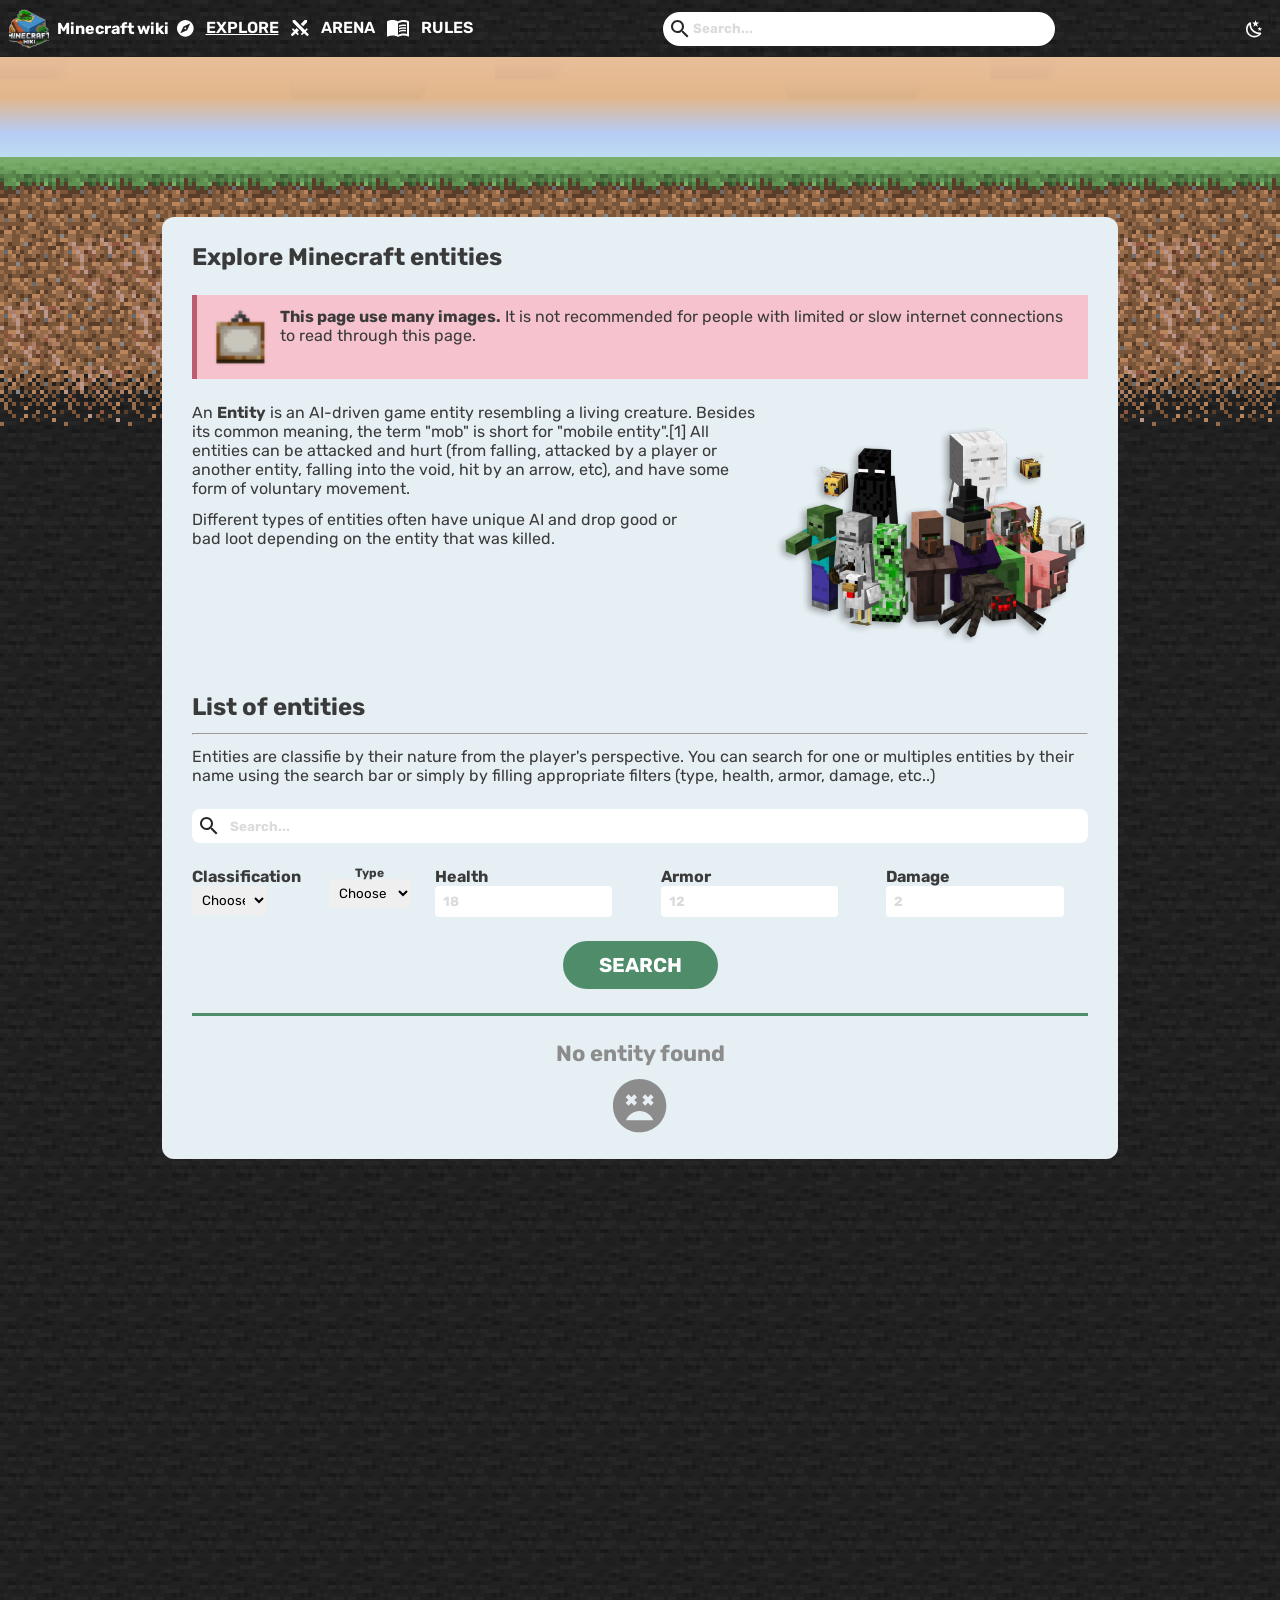
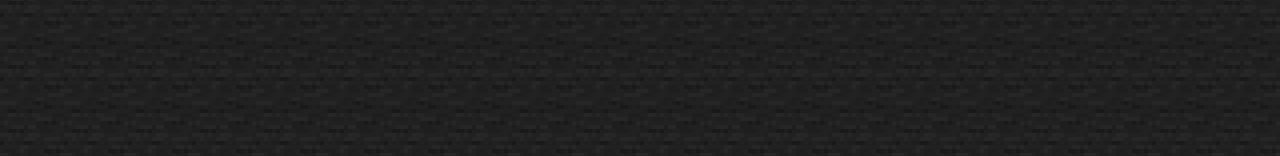
<file: index.html>
<!doctype html>
<html lang="en">
  <head>
    <meta charset="UTF-8" />
    <meta name="viewport" content="width=device-width, initial-scale=1.0" />
    <title>Document</title>
    <link rel="stylesheet" href="main.css" />
    <link rel="stylesheet" href="index.css" />
  </head>
  <body>
    <header>
      <nav>
        <article class="logo">
          <svg
            width="40"
            height="40"
            viewBox="0 0 40 40"
            fill="none"
            xmlns="http://www.w3.org/2000/svg"
            xmlns:xlink="http://www.w3.org/1999/xlink"
          >
            <rect width="40" height="40" fill="url(#pattern0_5_1822)" />
            <defs>
              <pattern
                id="pattern0_5_1822"
                patternContentUnits="objectBoundingBox"
                width="1"
                height="1"
              >
                <use
                  xlink:href="#image0_5_1822"
                  transform="translate(-0.106061) scale(0.00378788)"
                />
              </pattern>
              <image
                id="image0_5_1822"
                width="320"
                height="264"
                preserveAspectRatio="none"
                xlink:href="[data-uri]"
              />
            </defs>
          </svg>
          <h2 class="start">Minecraft wiki</h2>
          <div class="navchoice">
            <svg
              width="17"
              height="17"
              viewBox="0 0 17 17"
              fill="none"
              xmlns="http://www.w3.org/2000/svg"
            >
              <path
                d="M10.1583 10.1583L3.33333 13.3333L6.50833 6.50833L13.3333 3.33333M8.33333 0C7.23898 0 6.15535 0.215548 5.1443 0.634337C4.13326 1.05313 3.2146 1.66696 2.44078 2.44078C0.877974 4.00358 0 6.1232 0 8.33333C0 10.5435 0.877974 12.6631 2.44078 14.2259C3.2146 14.9997 4.13326 15.6135 5.1443 16.0323C6.15535 16.4511 7.23898 16.6667 8.33333 16.6667C10.5435 16.6667 12.6631 15.7887 14.2259 14.2259C15.7887 12.6631 16.6667 10.5435 16.6667 8.33333C16.6667 7.23898 16.4511 6.15535 16.0323 5.1443C15.6135 4.13326 14.9997 3.2146 14.2259 2.44078C13.4521 1.66696 12.5334 1.05313 11.5224 0.634337C10.5113 0.215548 9.42768 0 8.33333 0ZM8.33333 7.41667C8.09022 7.41667 7.85706 7.51324 7.68515 7.68515C7.51324 7.85706 7.41667 8.09022 7.41667 8.33333C7.41667 8.57645 7.51324 8.80961 7.68515 8.98151C7.85706 9.15342 8.09022 9.25 8.33333 9.25C8.57645 9.25 8.80961 9.15342 8.98151 8.98151C9.15342 8.80961 9.25 8.57645 9.25 8.33333C9.25 8.09022 9.15342 7.85706 8.98151 7.68515C8.80961 7.51324 8.57645 7.41667 8.33333 7.41667Z"
                fill="white"
              />
            </svg>
            <a href="index.html" class="underline">EXPLORE</a>
            <svg
              width="18"
              height="17"
              viewBox="0 0 18 17"
              fill="none"
              xmlns="http://www.w3.org/2000/svg"
            >
              <path
                d="M4.02708 0L13.9437 9.91667L15.7104 8.15L16.8854 9.325L14.8271 11.3833L17.4771 14.0333C17.8021 14.3583 17.8021 14.8833 17.4771 15.2083L16.8854 15.8C16.5604 16.125 16.0354 16.125 15.7104 15.8L13.0271 13.1583L10.9937 15.2167L9.81875 14.0417L11.5854 12.275L1.66875 2.35833V0H4.02708ZM12.1021 6.3L16.0521 2.35V0H13.6937L9.74375 3.95L12.1021 6.3ZM7.97708 10.4667L5.61875 8.075L3.77708 9.91667L2.01042 8.15L0.835417 9.325L2.89375 11.3833L0.24375 14.0417C-0.08125 14.3667 -0.08125 14.8917 0.24375 15.2167L0.835417 15.8083C1.16042 16.1333 1.68542 16.1333 2.01042 15.8083L4.69375 13.1583L6.72708 15.2167L7.90208 14.0417L6.13542 12.275L7.97708 10.4667Z"
                fill="white"
              />
            </svg>
            <a href="spawn.html">ARENA</a>
            <svg
              width="22"
              height="17"
              viewBox="0 0 22 17"
              fill="none"
              xmlns="http://www.w3.org/2000/svg"
            >
              <path
                d="M16.5 9.83C17.29 9.83 18.13 9.91 19 10.07V11.57C18.38 11.41 17.54 11.33 16.5 11.33C14.6 11.33 13.11 11.66 12 12.32V10.63C13.17 10.1 14.67 9.83 16.5 9.83ZM12 7.96C13.29 7.43 14.79 7.17 16.5 7.17C17.29 7.17 18.13 7.24 19 7.4V8.9C18.38 8.74 17.54 8.66 16.5 8.66C14.6 8.66 13.11 9 12 9.65M16.5 6C14.6 6 13.11 6.32 12 7V5.34C13.23 4.78 14.73 4.5 16.5 4.5C17.29 4.5 18.13 4.58 19 4.73V6.28C18.26 6.09 17.41 6 16.5 6ZM20 14V2.5C18.96 2.17 17.79 2 16.5 2C14.45 2 12.62 2.5 11 3.5V15C12.62 14 14.45 13.5 16.5 13.5C17.69 13.5 18.86 13.66 20 14ZM16.5 0C18.85 0 20.69 0.5 22 1.5V16.06C22 16.18 21.95 16.3 21.84 16.41C21.73 16.5 21.61 16.58 21.5 16.58C21.39 16.58 21.31 16.56 21.25 16.53C19.97 15.84 18.38 15.5 16.5 15.5C14.45 15.5 12.62 16 11 17C9.66 16 7.83 15.5 5.5 15.5C3.84 15.5 2.25 15.86 0.75 16.57C0.72 16.58 0.68 16.58 0.63 16.6C0.59 16.61 0.55 16.62 0.5 16.62C0.39 16.62 0.27 16.58 0.16 16.5C0.05 16.39 0 16.28 0 16.15V1.5C1.34 0.5 3.18 0 5.5 0C7.83 0 9.66 0.5 11 1.5C12.34 0.5 14.17 0 16.5 0Z"
                fill="white"
              />
            </svg>
            <a href="rules.html">RULES</a>
          </div>
        </article>
        <label class="label1" for="input"
          ><svg
            width="18"
            height="18"
            viewBox="0 0 18 18"
            fill="none"
            xmlns="http://www.w3.org/2000/svg"
          >
            <path
              d="M6.5 0C8.22391 0 9.87721 0.684819 11.0962 1.90381C12.3152 3.12279 13 4.77609 13 6.5C13 8.11 12.41 9.59 11.44 10.73L11.71 11H12.5L17.5 16L16 17.5L11 12.5V11.71L10.73 11.44C9.59 12.41 8.11 13 6.5 13C4.77609 13 3.12279 12.3152 1.90381 11.0962C0.684819 9.87721 0 8.22391 0 6.5C0 4.77609 0.684819 3.12279 1.90381 1.90381C3.12279 0.684819 4.77609 0 6.5 0ZM6.5 2C4 2 2 4 2 6.5C2 9 4 11 6.5 11C9 11 11 9 11 6.5C11 4 9 2 6.5 2Z"
              fill="#262626"
            />
          </svg>
          <input class="search" type="text" placeholder="Search..." />
        </label>
        <button id="change">
          <svg
            width="29"
            height="19"
            viewBox="0 0 29 19"
            fill="none"
            xmlns="http://www.w3.org/2000/svg"
          >
            <path
              d="M0 0H28.5V3.16667H0V0ZM0 7.91667H28.5V11.0833H0V7.91667ZM0 15.8333H28.5V19H0V15.8333Z"
              fill="white"
            />
          </svg>
        </button>
        <svg
          class="svgmoon"
          width="17"
          height="18"
          viewBox="0 0 17 18"
          fill="none"
          xmlns="http://www.w3.org/2000/svg"
        >
          <path
            d="M13.1188 2.575L11.0104 4.19167L11.7688 6.74167L9.57708 5.23333L7.38542 6.74167L8.14375 4.19167L6.03542 2.575L8.69375 2.5L9.57708 0L10.4604 2.5L13.1188 2.575ZM16.0354 8.33333L14.6688 9.375L15.1604 11.025L13.7438 10.05L12.3271 11.025L12.8188 9.375L11.4521 8.33333L13.1688 8.29167L13.7438 6.66667L14.3188 8.29167L16.0354 8.33333ZM14.1354 12.4583C14.8271 12.3917 15.5688 13.375 15.1271 14C14.8604 14.375 14.5771 14.725 14.2271 15.0583C10.9688 18.3333 5.69375 18.3333 2.44375 15.0583C-0.814583 11.8083 -0.814583 6.525 2.44375 3.275C2.77708 2.94167 3.12708 2.64167 3.50208 2.375C4.12708 1.93333 5.11042 2.675 5.04375 3.36667C4.81875 5.75 5.61875 8.225 7.45208 10.05C9.27708 11.8833 11.7438 12.6833 14.1354 12.4583ZM12.7688 14.1417C10.4104 14.0083 8.07708 13.0333 6.26875 11.25C4.46042 9.425 3.49375 7.08333 3.36042 4.73333C1.01875 7.35 1.11042 11.3667 3.61875 13.8833C6.13542 16.3917 10.1521 16.4833 12.7688 14.1417Z"
            fill="white"
          />
        </svg>
      </nav>
    </header>
    <main>
      <dialog id="test">
        <div class="dialog">
          <div class="soanQuelGoat">
            <button id="closeModal">
              <svg
                width="33"
                height="33"
                viewBox="0 0 33 33"
                fill="none"
                xmlns="http://www.w3.org/2000/svg"
              >
                <path
                  d="M19.74 16.3333L32.6667 29.26V32.6667H29.26L16.3333 19.74L3.40667 32.6667H0V29.26L12.9267 16.3333L0 3.40667V0H3.40667L16.3333 12.9267L29.26 0H32.6667V3.40667L19.74 16.3333Z"
                  fill="white"
                />
              </svg>
            </button>
          </div>
          <div class="column">
            <a class="recadrement" href="index.html"
              ><svg
                width="40"
                height="40"
                viewBox="0 0 40 40"
                fill="none"
                xmlns="http://www.w3.org/2000/svg"
              >
                <path
                  d="M24.38 24.38L8 32L15.62 15.62L32 8M20 0C17.3736 0 14.7728 0.517315 12.3463 1.52241C9.91982 2.5275 7.71504 4.00069 5.85786 5.85786C2.10714 9.60859 0 14.6957 0 20C0 25.3043 2.10714 30.3914 5.85786 34.1421C7.71504 35.9993 9.91982 37.4725 12.3463 38.4776C14.7728 39.4827 17.3736 40 20 40C25.3043 40 30.3914 37.8929 34.1421 34.1421C37.8929 30.3914 40 25.3043 40 20C40 17.3736 39.4827 14.7728 38.4776 12.3463C37.4725 9.91982 35.9993 7.71504 34.1421 5.85786C32.285 4.00069 30.0802 2.5275 27.6537 1.52241C25.2272 0.517315 22.6264 0 20 0ZM20 17.8C19.4165 17.8 18.8569 18.0318 18.4444 18.4444C18.0318 18.8569 17.8 19.4165 17.8 20C17.8 20.5835 18.0318 21.1431 18.4444 21.5556C18.8569 21.9682 19.4165 22.2 20 22.2C20.5835 22.2 21.1431 21.9682 21.5556 21.5556C21.9682 21.1431 22.2 20.5835 22.2 20C22.2 19.4165 21.9682 18.8569 21.5556 18.4444C21.1431 18.0318 20.5835 17.8 20 17.8Z"
                  fill="white"
                />
              </svg>
              EXPLORE</a
            ><a class="recadrement" href="spawn.html">
              <svg
                width="43"
                height="39"
                viewBox="0 0 43 39"
                fill="none"
                xmlns="http://www.w3.org/2000/svg"
              >
                <path
                  d="M9.665 0L33.465 23.8L37.705 19.56L40.525 22.38L35.585 27.32L41.945 33.68C42.725 34.46 42.725 35.72 41.945 36.5L40.525 37.92C39.745 38.7 38.485 38.7 37.705 37.92L31.265 31.58L26.385 36.52L23.565 33.7L27.805 29.46L4.005 5.66V0H9.665ZM29.045 15.12L38.525 5.64V0H32.865L23.385 9.48L29.045 15.12ZM19.145 25.12L13.485 19.38L9.065 23.8L4.825 19.56L2.005 22.38L6.945 27.32L0.585 33.7C-0.195 34.48 -0.195 35.74 0.585 36.52L2.005 37.94C2.785 38.72 4.045 38.72 4.825 37.94L11.265 31.58L16.145 36.52L18.965 33.7L14.725 29.46L19.145 25.12Z"
                  fill="white"
                />
              </svg>
              ARENA</a
            ><a class="recadrement" href="rules.html">
              <svg
                width="44"
                height="34"
                viewBox="0 0 44 34"
                fill="none"
                xmlns="http://www.w3.org/2000/svg"
              >
                <path
                  d="M33 19.66C34.58 19.66 36.26 19.82 38 20.14V23.14C36.76 22.82 35.08 22.66 33 22.66C29.2 22.66 26.22 23.32 24 24.64V21.26C26.34 20.2 29.34 19.66 33 19.66ZM24 15.92C26.58 14.86 29.58 14.34 33 14.34C34.58 14.34 36.26 14.48 38 14.8V17.8C36.76 17.48 35.08 17.32 33 17.32C29.2 17.32 26.22 18 24 19.3M33 12C29.2 12 26.22 12.64 24 14V10.68C26.46 9.56 29.46 9 33 9C34.58 9 36.26 9.16 38 9.46V12.56C36.52 12.18 34.82 12 33 12ZM40 28V5C37.92 4.34 35.58 4 33 4C28.9 4 25.24 5 22 7V30C25.24 28 28.9 27 33 27C35.38 27 37.72 27.32 40 28ZM33 0C37.7 0 41.38 1 44 3V32.12C44 32.36 43.9 32.6 43.68 32.82C43.46 33 43.22 33.16 43 33.16C42.78 33.16 42.62 33.12 42.5 33.06C39.94 31.68 36.76 31 33 31C28.9 31 25.24 32 22 34C19.32 32 15.66 31 11 31C7.68 31 4.5 31.72 1.5 33.14C1.44 33.16 1.36 33.16 1.26 33.2C1.18 33.22 1.1 33.24 1 33.24C0.78 33.24 0.54 33.16 0.32 33C0.0999999 32.78 0 32.56 0 32.3V3C2.68 1 6.36 0 11 0C15.66 0 19.32 1 22 3C24.68 1 28.34 0 33 0Z"
                  fill="white"
                />
              </svg>

              RULES</a
            >
          </div>
        </div>
      </dialog>
      <section class="ciel"></section>
      <section class="terre"></section>
      <section class="stone"></section>
      <section class="realMain">
        <h1>Explore Minecraft entities</h1>
        <div class="redpart">
          <img src="./assets/tableau.png" class="tabimg" alt="" />
          <p>
            <span class="boldtxt">This page use many images.</span> It is not
            recommended for people with limited or slow internet connections to
            read through this page.
          </p>
        </div>
        <div class="entitypart">
          <div class="bothtxt">
            <p>
              An <span class="boldtxt">Entity</span> is an AI-driven
              game entity resembling a living creature. Besides its common
              meaning, the term "mob" is short for "mobile entity".[1] All
              entities can be attacked and hurt (from falling, attacked by
              a player or another entity, falling into the void, hit by
              an arrow, etc), and have some form of voluntary movement.
            </p>
            <p>
              Different types of entities often have unique AI and drop good or
              bad loot depending on the entity that was killed.
            </p>
          </div>
          <img src="./assets/allmobsmc.png" class="mobsimg" alt="" />
        </div>
        <div class="listentity">
          <h2>List of entities</h2>
          <hr />
          <p>
            Entities are classifie by their nature from the player's
            perspective. You can search for one or multiples entities by their
            name using the search bar or simply by filling appropriate filters
            (type, health, armor, damage, etc..)
          </p>
        </div>
        <form id="searchEntity" class="searchentity">
          <label for="">
            <svg
              width="18"
              height="18"
              viewBox="0 0 18 18"
              fill="none"
              xmlns="http://www.w3.org/2000/svg"
            >
              <path
                d="M6.5 0C8.22391 0 9.87721 0.684819 11.0962 1.90381C12.3152 3.12279 13 4.77609 13 6.5C13 8.11 12.41 9.59 11.44 10.73L11.71 11H12.5L17.5 16L16 17.5L11 12.5V11.71L10.73 11.44C9.59 12.41 8.11 13 6.5 13C4.77609 13 3.12279 12.3152 1.90381 11.0962C0.684819 9.87721 0 8.22391 0 6.5C0 4.77609 0.684819 3.12279 1.90381 1.90381C3.12279 0.684819 4.77609 0 6.5 0ZM6.5 2C4 2 2 4 2 6.5C2 9 4 11 6.5 11C9 11 11 9 11 6.5C11 4 9 2 6.5 2Z"
                fill="#262626"
              />
            </svg>
            <input type="text" placeholder="Search..." name="name" id="" />
          </label>
          <div class="statsentity">
            <div class="classifie">
              <p class="boldtxt">Classification</p>
              <select class="cls" name="classification" id="">
                <option value="">Choose</option>
                <option value="arthropod">arthropode</option>
                <option value="undead">undead</option>
                <option value="aquatic">aquatic</option>
                <option value="animal">animal</option>
                <option value="monster">monster</option>
              </select>
            </div>
            <div class="type">
              <p class="boldtxt">Type</p>
              <select class="slc" name="type" id="">
                <option value="">Choose</option>
                <option value="passive">passive</option>
                <option value="neutral">neutral</option>
                <option value="hostile">hostile</option>
              </select>
            </div>
            <div class="health">
              <p class="boldtxt">Health</p>
              <input name="health" class="stats" type="text" placeholder="18" />
            </div>
            <div class="armor">
              <p class="boldtxt">Armor</p>
              <input name="armor" class="stats" type="text" placeholder="12" />
            </div>
            <div class="damage">
              <p class="boldtxt">Damage</p>
              <input name="damage" class="stats" type="text" placeholder="2" />
            </div>
          </div>
          <div class="srcflex">
            <button class="btnsrc">SEARCH</button>
          </div>
        </form>
        <div class="hr"></div>
        <div id="tabEntity" class="noentity">
          <div id="remove" class="noentity">
            <p class="enty">No entity found</p>
            <svg
              width="54"
              height="54"
              viewBox="0 0 54 54"
              fill="none"
              xmlns="http://www.w3.org/2000/svg"
            >
              <path
                d="M26.6667 0C11.92 0 0 11.92 0 26.6667C0 41.4133 11.92 53.3333 26.6667 53.3333C33.7391 53.3333 40.5219 50.5238 45.5228 45.5228C50.5238 40.5219 53.3333 33.7391 53.3333 26.6667C53.3333 11.92 41.3333 0 26.6667 0ZM12.6933 18.1867L15.52 15.36L18.3467 18.1867L21.1733 15.36L24 18.1867L21.1733 21.0133L24 23.84L21.1733 26.6667L18.3467 23.84L15.52 26.6667L12.6933 23.84L15.52 21.0133L12.6933 18.1867ZM13.04 41.3333C15.1733 35.8933 20.4533 32 26.6667 32C32.88 32 38.16 35.8933 40.2933 41.3333H13.04ZM40.64 23.84L37.8133 26.6667L34.9867 23.84L32.16 26.6667L29.3333 23.84L32.16 21.0133L29.3333 18.1867L32.16 15.36L34.9867 18.1867L37.8133 15.36L40.64 18.1867L37.8133 21.0133L40.64 23.84Z"
                fill="#8C8C8C"
              />
            </svg>
          </div>
        </div>
      </section>
    </main>
    <script src="main.js"></script>
    <script src="./index.js"></script>
  </body>
</html>
</file>
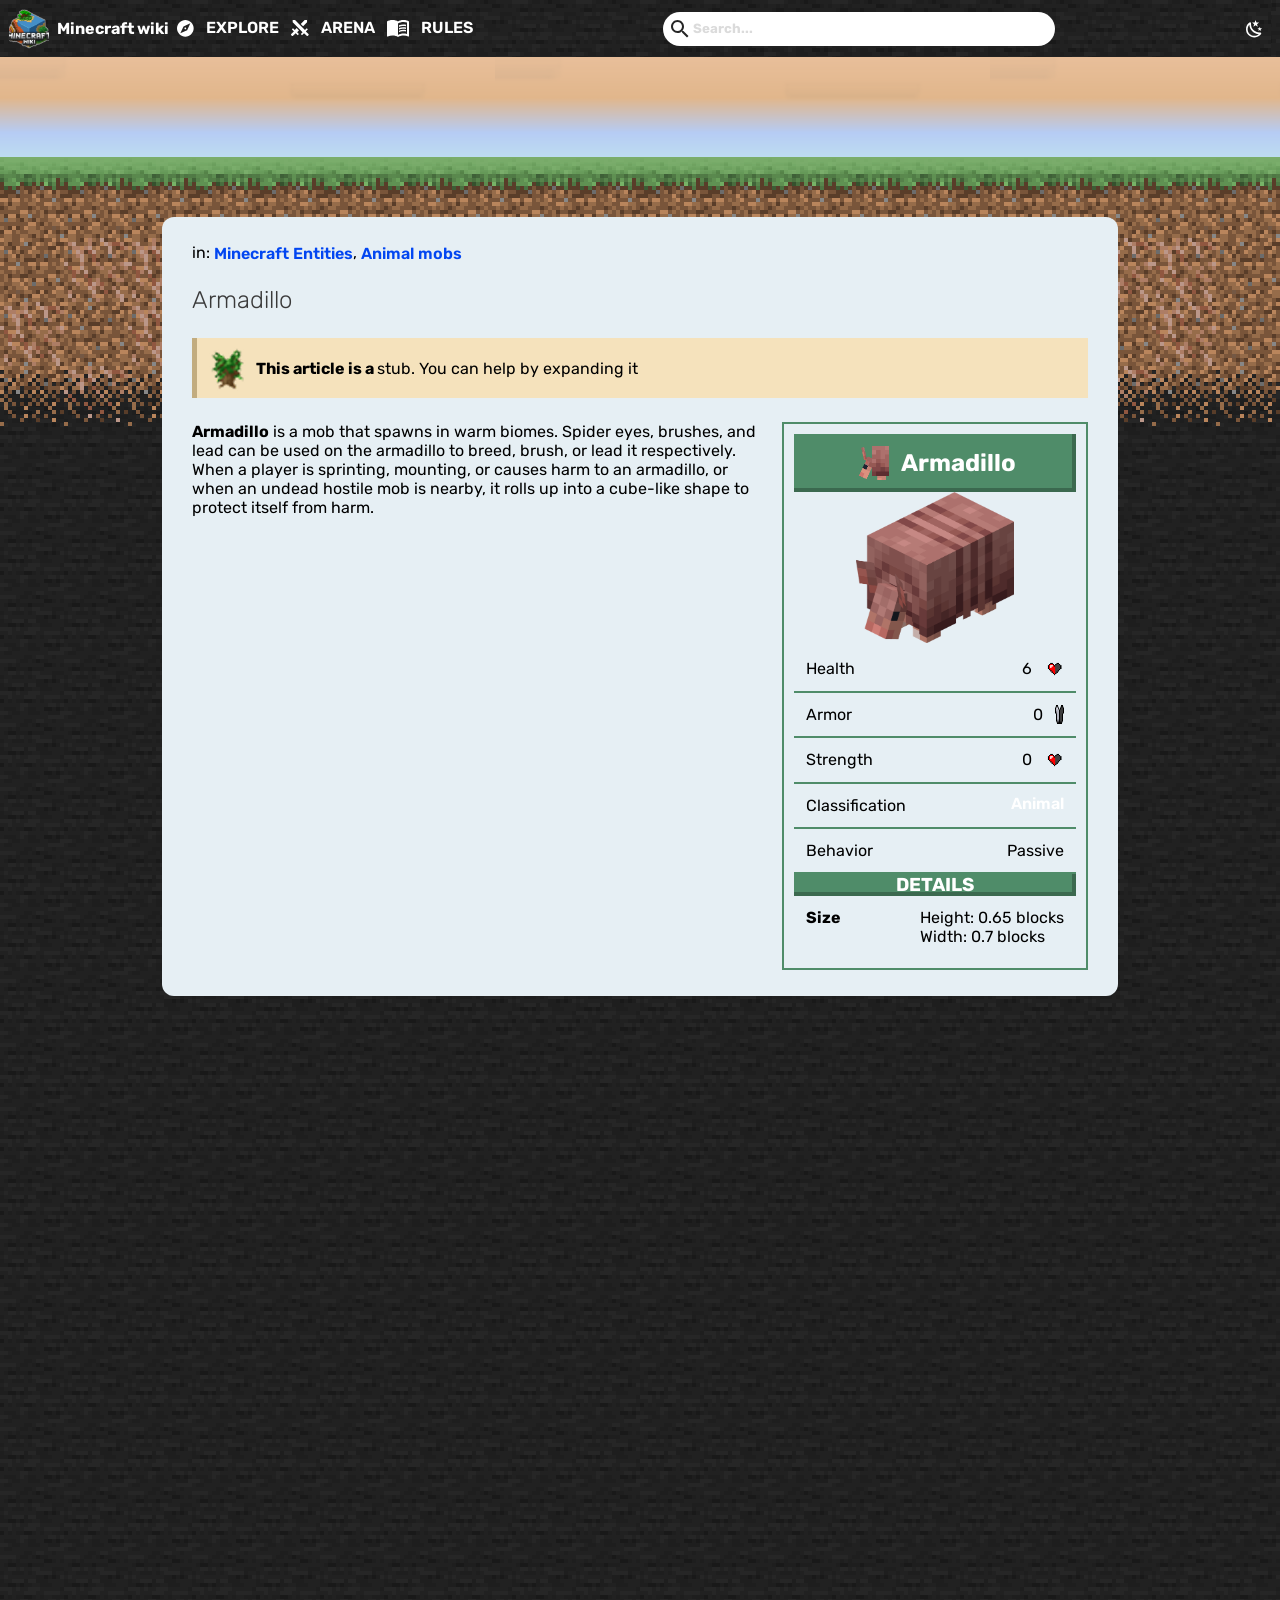
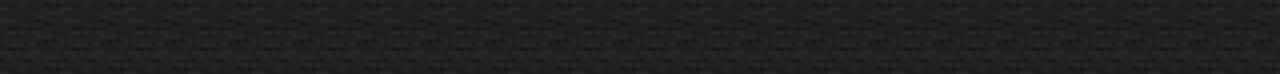
<file: details.html>
<!doctype html>
<html lang="en">
  <head>
    <meta charset="UTF-8" />
    <meta name="viewport" content="width=device-width, initial-scale=1.0" />
    <link rel="stylesheet" href="details.css" />
    <link rel="stylesheet" href="main.css" />
    <title>Document</title>
  </head>
  <body>
    <header>
      <nav>
        <article class="logo">
          <svg
            width="40"
            height="40"
            viewBox="0 0 40 40"
            fill="none"
            xmlns="http://www.w3.org/2000/svg"
            xmlns:xlink="http://www.w3.org/1999/xlink"
          >
            <rect width="40" height="40" fill="url(#pattern0_5_1822)" />
            <defs>
              <pattern
                id="pattern0_5_1822"
                patternContentUnits="objectBoundingBox"
                width="1"
                height="1"
              >
                <use
                  xlink:href="#image0_5_1822"
                  transform="translate(-0.106061) scale(0.00378788)"
                />
              </pattern>
              <image
                id="image0_5_1822"
                width="320"
                height="264"
                preserveAspectRatio="none"
                xlink:href="[data-uri]"
              />
            </defs>
          </svg>
          <h2 class="start">Minecraft wiki</h2>
          <div class="navchoice">
            <svg
              width="17"
              height="17"
              viewBox="0 0 17 17"
              fill="none"
              xmlns="http://www.w3.org/2000/svg"
            >
              <path
                d="M10.1583 10.1583L3.33333 13.3333L6.50833 6.50833L13.3333 3.33333M8.33333 0C7.23898 0 6.15535 0.215548 5.1443 0.634337C4.13326 1.05313 3.2146 1.66696 2.44078 2.44078C0.877974 4.00358 0 6.1232 0 8.33333C0 10.5435 0.877974 12.6631 2.44078 14.2259C3.2146 14.9997 4.13326 15.6135 5.1443 16.0323C6.15535 16.4511 7.23898 16.6667 8.33333 16.6667C10.5435 16.6667 12.6631 15.7887 14.2259 14.2259C15.7887 12.6631 16.6667 10.5435 16.6667 8.33333C16.6667 7.23898 16.4511 6.15535 16.0323 5.1443C15.6135 4.13326 14.9997 3.2146 14.2259 2.44078C13.4521 1.66696 12.5334 1.05313 11.5224 0.634337C10.5113 0.215548 9.42768 0 8.33333 0ZM8.33333 7.41667C8.09022 7.41667 7.85706 7.51324 7.68515 7.68515C7.51324 7.85706 7.41667 8.09022 7.41667 8.33333C7.41667 8.57645 7.51324 8.80961 7.68515 8.98151C7.85706 9.15342 8.09022 9.25 8.33333 9.25C8.57645 9.25 8.80961 9.15342 8.98151 8.98151C9.15342 8.80961 9.25 8.57645 9.25 8.33333C9.25 8.09022 9.15342 7.85706 8.98151 7.68515C8.80961 7.51324 8.57645 7.41667 8.33333 7.41667Z"
                fill="white"
              />
            </svg>
            <a href="index.html">EXPLORE</a>
            <svg
              width="18"
              height="17"
              viewBox="0 0 18 17"
              fill="none"
              xmlns="http://www.w3.org/2000/svg"
            >
              <path
                d="M4.02708 0L13.9437 9.91667L15.7104 8.15L16.8854 9.325L14.8271 11.3833L17.4771 14.0333C17.8021 14.3583 17.8021 14.8833 17.4771 15.2083L16.8854 15.8C16.5604 16.125 16.0354 16.125 15.7104 15.8L13.0271 13.1583L10.9937 15.2167L9.81875 14.0417L11.5854 12.275L1.66875 2.35833V0H4.02708ZM12.1021 6.3L16.0521 2.35V0H13.6937L9.74375 3.95L12.1021 6.3ZM7.97708 10.4667L5.61875 8.075L3.77708 9.91667L2.01042 8.15L0.835417 9.325L2.89375 11.3833L0.24375 14.0417C-0.08125 14.3667 -0.08125 14.8917 0.24375 15.2167L0.835417 15.8083C1.16042 16.1333 1.68542 16.1333 2.01042 15.8083L4.69375 13.1583L6.72708 15.2167L7.90208 14.0417L6.13542 12.275L7.97708 10.4667Z"
                fill="white"
              />
            </svg>
            <a href="spawn.html">ARENA</a>
            <svg
              width="22"
              height="17"
              viewBox="0 0 22 17"
              fill="none"
              xmlns="http://www.w3.org/2000/svg"
            >
              <path
                d="M16.5 9.83C17.29 9.83 18.13 9.91 19 10.07V11.57C18.38 11.41 17.54 11.33 16.5 11.33C14.6 11.33 13.11 11.66 12 12.32V10.63C13.17 10.1 14.67 9.83 16.5 9.83ZM12 7.96C13.29 7.43 14.79 7.17 16.5 7.17C17.29 7.17 18.13 7.24 19 7.4V8.9C18.38 8.74 17.54 8.66 16.5 8.66C14.6 8.66 13.11 9 12 9.65M16.5 6C14.6 6 13.11 6.32 12 7V5.34C13.23 4.78 14.73 4.5 16.5 4.5C17.29 4.5 18.13 4.58 19 4.73V6.28C18.26 6.09 17.41 6 16.5 6ZM20 14V2.5C18.96 2.17 17.79 2 16.5 2C14.45 2 12.62 2.5 11 3.5V15C12.62 14 14.45 13.5 16.5 13.5C17.69 13.5 18.86 13.66 20 14ZM16.5 0C18.85 0 20.69 0.5 22 1.5V16.06C22 16.18 21.95 16.3 21.84 16.41C21.73 16.5 21.61 16.58 21.5 16.58C21.39 16.58 21.31 16.56 21.25 16.53C19.97 15.84 18.38 15.5 16.5 15.5C14.45 15.5 12.62 16 11 17C9.66 16 7.83 15.5 5.5 15.5C3.84 15.5 2.25 15.86 0.75 16.57C0.72 16.58 0.68 16.58 0.63 16.6C0.59 16.61 0.55 16.62 0.5 16.62C0.39 16.62 0.27 16.58 0.16 16.5C0.05 16.39 0 16.28 0 16.15V1.5C1.34 0.5 3.18 0 5.5 0C7.83 0 9.66 0.5 11 1.5C12.34 0.5 14.17 0 16.5 0Z"
                fill="white"
              />
            </svg>
            <a href="rules.html">RULES</a>
          </div>
        </article>
        <label class="label1" for="input"
          ><svg
            width="18"
            height="18"
            viewBox="0 0 18 18"
            fill="none"
            xmlns="http://www.w3.org/2000/svg"
          >
            <path
              d="M6.5 0C8.22391 0 9.87721 0.684819 11.0962 1.90381C12.3152 3.12279 13 4.77609 13 6.5C13 8.11 12.41 9.59 11.44 10.73L11.71 11H12.5L17.5 16L16 17.5L11 12.5V11.71L10.73 11.44C9.59 12.41 8.11 13 6.5 13C4.77609 13 3.12279 12.3152 1.90381 11.0962C0.684819 9.87721 0 8.22391 0 6.5C0 4.77609 0.684819 3.12279 1.90381 1.90381C3.12279 0.684819 4.77609 0 6.5 0ZM6.5 2C4 2 2 4 2 6.5C2 9 4 11 6.5 11C9 11 11 9 11 6.5C11 4 9 2 6.5 2Z"
              fill="#262626"
            />
          </svg>
          <input class="search" type="text" placeholder="Search..." />
        </label>
        <button id="change">
          <svg
            width="29"
            height="19"
            viewBox="0 0 29 19"
            fill="none"
            xmlns="http://www.w3.org/2000/svg"
          >
            <path
              d="M0 0H28.5V3.16667H0V0ZM0 7.91667H28.5V11.0833H0V7.91667ZM0 15.8333H28.5V19H0V15.8333Z"
              fill="white"
            />
          </svg>
        </button>
        <svg
          class="svgmoon"
          width="17"
          height="18"
          viewBox="0 0 17 18"
          fill="none"
          xmlns="http://www.w3.org/2000/svg"
        >
          <path
            d="M13.1188 2.575L11.0104 4.19167L11.7688 6.74167L9.57708 5.23333L7.38542 6.74167L8.14375 4.19167L6.03542 2.575L8.69375 2.5L9.57708 0L10.4604 2.5L13.1188 2.575ZM16.0354 8.33333L14.6688 9.375L15.1604 11.025L13.7438 10.05L12.3271 11.025L12.8188 9.375L11.4521 8.33333L13.1688 8.29167L13.7438 6.66667L14.3188 8.29167L16.0354 8.33333ZM14.1354 12.4583C14.8271 12.3917 15.5688 13.375 15.1271 14C14.8604 14.375 14.5771 14.725 14.2271 15.0583C10.9688 18.3333 5.69375 18.3333 2.44375 15.0583C-0.814583 11.8083 -0.814583 6.525 2.44375 3.275C2.77708 2.94167 3.12708 2.64167 3.50208 2.375C4.12708 1.93333 5.11042 2.675 5.04375 3.36667C4.81875 5.75 5.61875 8.225 7.45208 10.05C9.27708 11.8833 11.7438 12.6833 14.1354 12.4583ZM12.7688 14.1417C10.4104 14.0083 8.07708 13.0333 6.26875 11.25C4.46042 9.425 3.49375 7.08333 3.36042 4.73333C1.01875 7.35 1.11042 11.3667 3.61875 13.8833C6.13542 16.3917 10.1521 16.4833 12.7688 14.1417Z"
            fill="white"
          />
        </svg>
      </nav>
    </header>
    <main>
      <dialog id="test">
        <div class="dialog">
          <div class="soanQuelGoat">
            <button id="closeModal">
              <svg
                width="33"
                height="33"
                viewBox="0 0 33 33"
                fill="none"
                xmlns="http://www.w3.org/2000/svg"
              >
                <path
                  d="M19.74 16.3333L32.6667 29.26V32.6667H29.26L16.3333 19.74L3.40667 32.6667H0V29.26L12.9267 16.3333L0 3.40667V0H3.40667L16.3333 12.9267L29.26 0H32.6667V3.40667L19.74 16.3333Z"
                  fill="white"
                />
              </svg>
            </button>
          </div>
          <div class="column">
            <a class="recadrement" href="index.html"
              ><svg
                width="40"
                height="40"
                viewBox="0 0 40 40"
                fill="none"
                xmlns="http://www.w3.org/2000/svg"
              >
                <path
                  d="M24.38 24.38L8 32L15.62 15.62L32 8M20 0C17.3736 0 14.7728 0.517315 12.3463 1.52241C9.91982 2.5275 7.71504 4.00069 5.85786 5.85786C2.10714 9.60859 0 14.6957 0 20C0 25.3043 2.10714 30.3914 5.85786 34.1421C7.71504 35.9993 9.91982 37.4725 12.3463 38.4776C14.7728 39.4827 17.3736 40 20 40C25.3043 40 30.3914 37.8929 34.1421 34.1421C37.8929 30.3914 40 25.3043 40 20C40 17.3736 39.4827 14.7728 38.4776 12.3463C37.4725 9.91982 35.9993 7.71504 34.1421 5.85786C32.285 4.00069 30.0802 2.5275 27.6537 1.52241C25.2272 0.517315 22.6264 0 20 0ZM20 17.8C19.4165 17.8 18.8569 18.0318 18.4444 18.4444C18.0318 18.8569 17.8 19.4165 17.8 20C17.8 20.5835 18.0318 21.1431 18.4444 21.5556C18.8569 21.9682 19.4165 22.2 20 22.2C20.5835 22.2 21.1431 21.9682 21.5556 21.5556C21.9682 21.1431 22.2 20.5835 22.2 20C22.2 19.4165 21.9682 18.8569 21.5556 18.4444C21.1431 18.0318 20.5835 17.8 20 17.8Z"
                  fill="white"
                />
              </svg>
              EXPLORE</a
            ><a class="recadrement" href="spawn.html">
              <svg
                width="43"
                height="39"
                viewBox="0 0 43 39"
                fill="none"
                xmlns="http://www.w3.org/2000/svg"
              >
                <path
                  d="M9.665 0L33.465 23.8L37.705 19.56L40.525 22.38L35.585 27.32L41.945 33.68C42.725 34.46 42.725 35.72 41.945 36.5L40.525 37.92C39.745 38.7 38.485 38.7 37.705 37.92L31.265 31.58L26.385 36.52L23.565 33.7L27.805 29.46L4.005 5.66V0H9.665ZM29.045 15.12L38.525 5.64V0H32.865L23.385 9.48L29.045 15.12ZM19.145 25.12L13.485 19.38L9.065 23.8L4.825 19.56L2.005 22.38L6.945 27.32L0.585 33.7C-0.195 34.48 -0.195 35.74 0.585 36.52L2.005 37.94C2.785 38.72 4.045 38.72 4.825 37.94L11.265 31.58L16.145 36.52L18.965 33.7L14.725 29.46L19.145 25.12Z"
                  fill="white"
                />
              </svg>
              ARENA</a
            ><a class="recadrement" href="rules.html">
              <svg
                width="44"
                height="34"
                viewBox="0 0 44 34"
                fill="none"
                xmlns="http://www.w3.org/2000/svg"
              >
                <path
                  d="M33 19.66C34.58 19.66 36.26 19.82 38 20.14V23.14C36.76 22.82 35.08 22.66 33 22.66C29.2 22.66 26.22 23.32 24 24.64V21.26C26.34 20.2 29.34 19.66 33 19.66ZM24 15.92C26.58 14.86 29.58 14.34 33 14.34C34.58 14.34 36.26 14.48 38 14.8V17.8C36.76 17.48 35.08 17.32 33 17.32C29.2 17.32 26.22 18 24 19.3M33 12C29.2 12 26.22 12.64 24 14V10.68C26.46 9.56 29.46 9 33 9C34.58 9 36.26 9.16 38 9.46V12.56C36.52 12.18 34.82 12 33 12ZM40 28V5C37.92 4.34 35.58 4 33 4C28.9 4 25.24 5 22 7V30C25.24 28 28.9 27 33 27C35.38 27 37.72 27.32 40 28ZM33 0C37.7 0 41.38 1 44 3V32.12C44 32.36 43.9 32.6 43.68 32.82C43.46 33 43.22 33.16 43 33.16C42.78 33.16 42.62 33.12 42.5 33.06C39.94 31.68 36.76 31 33 31C28.9 31 25.24 32 22 34C19.32 32 15.66 31 11 31C7.68 31 4.5 31.72 1.5 33.14C1.44 33.16 1.36 33.16 1.26 33.2C1.18 33.22 1.1 33.24 1 33.24C0.78 33.24 0.54 33.16 0.32 33C0.0999999 32.78 0 32.56 0 32.3V3C2.68 1 6.36 0 11 0C15.66 0 19.32 1 22 3C24.68 1 28.34 0 33 0Z"
                  fill="white"
                />
              </svg>

              RULES</a
            >
          </div>
        </div>
      </dialog>
      <section class="ciel"></section>
      <section class="terre"></section>
      <section class="stone"></section>
      <section class="realMain">
        <p>
          in: <a href="index.html" class="bluetxt">Minecraft Entities</a>,
          <a href="spawn.html" class="bluetxt">Animal mobs</a>
        </p>
        <h1 id="name">Armadillo</h1>
        <div class="yellowpart">
          <img src="./assets/plantimg.png" alt="" />
          <p>
            <span class="boldtxt">This article is a </span>stub. You can help by
            expanding it
          </p>
        </div>
        <div class="desc">
          <div class="bigp">
            <p id="description">
              <span class="boldtxt" id="name2">Armadillo</span> is a mob that
              spawns in warm biomes. Spider eyes, brushes, and lead can be used
              on the armadillo to breed, brush, or lead it respectively.
              <br />
              When a player is sprinting, mounting, or causes harm to an
              armadillo, or when an undead hostile mob is nearby, it rolls up
              into a cube-like shape to protect itself from harm.
            </p>
          </div>
          <div class="mobscontent" id="card">
            <div class="namemobspic">
              <img
                class="halfarma"
                id="icon"
                src="./assets/armadillopic.png"
                alt=""
              />
              <h2 id="name3">Armadillo</h2>
            </div>
            <img class="arma" id="img" src="./assets/amadillofull.png" alt="" />
            <div class="stshealth">
              <p>Health</p>
              <div class="jsp">
                <p id="hp">6</p>
                <img class="heart" src="./assets/halfheartmc.png" alt="" />
              </div>
            </div>
            <hr id="hr" />
            <div class="stshealth">
              <p>Armor</p>
              <div class="jsp">
                <p id="shield">0</p>
                <img src="./assets/armormc.png" alt="" />
              </div>
            </div>
            <hr id="hr2" />
            <div class="stshealth">
              <p>Strength</p>
              <div class="jsp">
                <p id="sharpness">0</p>
                <img class="heart" src="./assets/halfheartmc.png" alt="" />
              </div>
            </div>
            <hr id="hr3" />
            <div class="stshealth">
              <p>Classification</p>
              <a href="" id="class">Animal</a>
            </div>
            <hr id="hr4" />
            <div class="stshealth">
              <p>Behavior</p>
              <p id="behavior">Passive</p>
            </div>
            <hr id="hr5" />
            <h3>DETAILS</h3>
            <div class="sizedesc">
              <p class="boldtxt">Size</p>
              <div class="bothsize">
                <p>Height: <span id="height">0.65</span> blocks</p>
                <p>Width: <span id="width">0.7</span> blocks</p>
              </div>
            </div>
          </div>
        </div>
      </section>
    </main>
    <script src="./main.js"></script>
    <script src="./details.js"></script>
  </body>
</html>
</file>
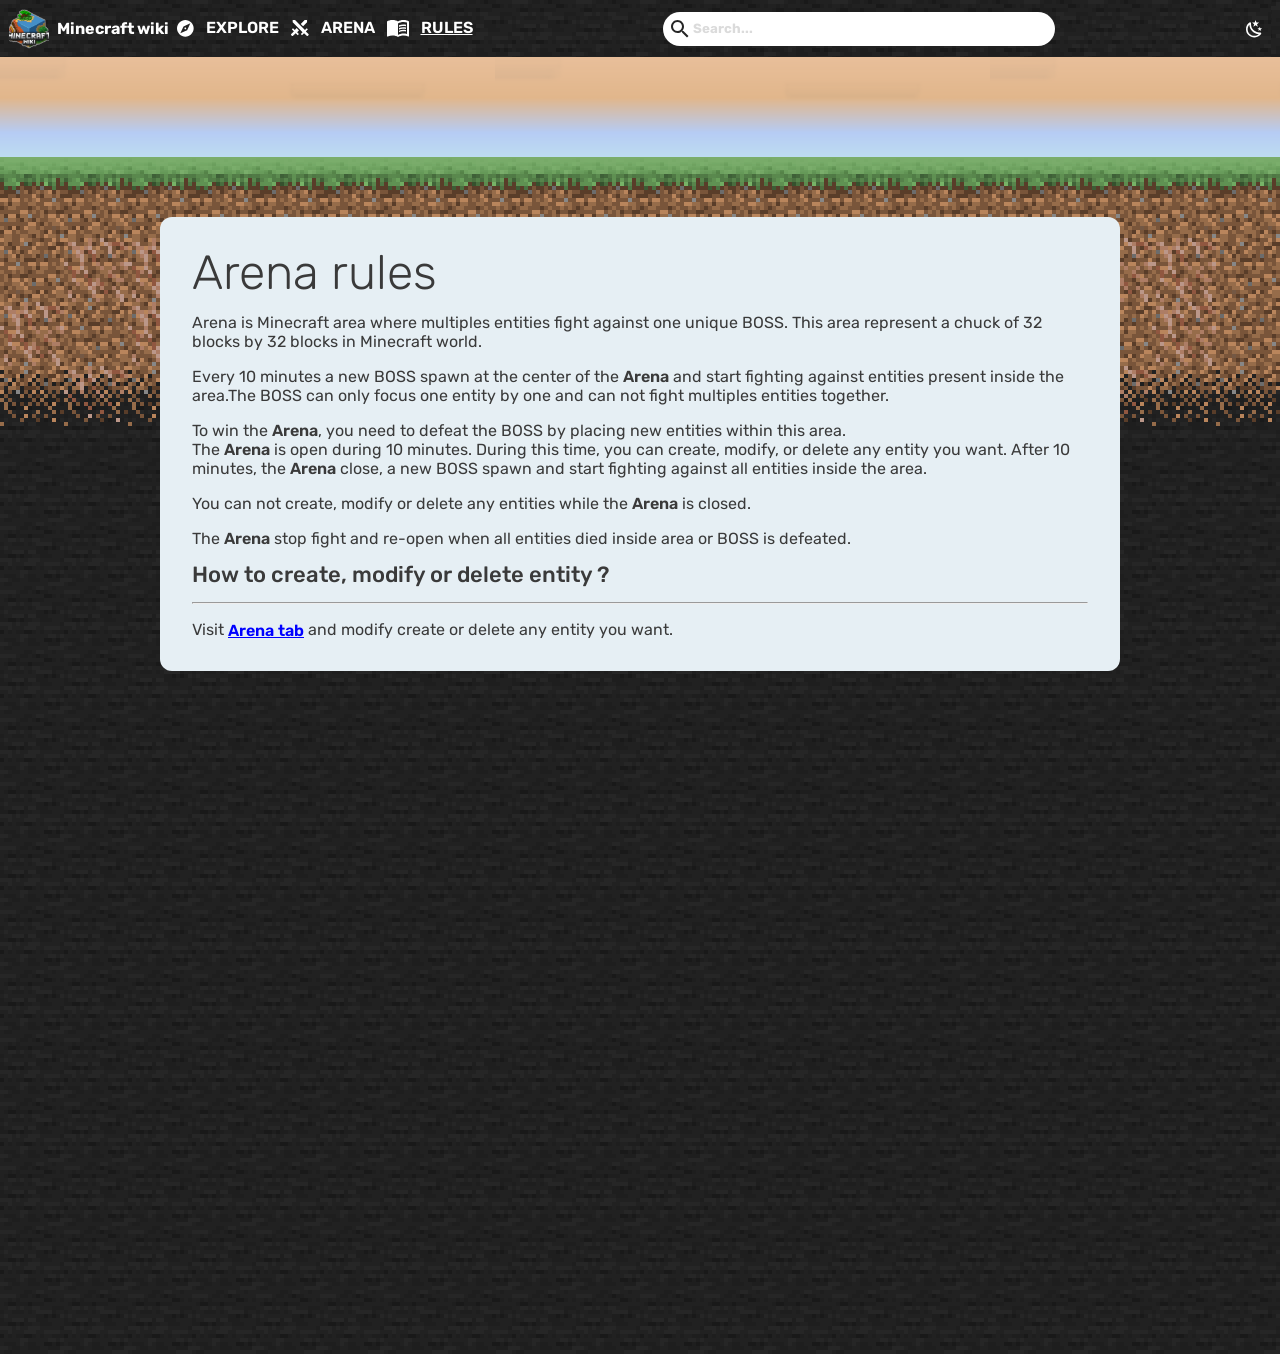
<file: rules.html>
<!doctype html>
<html lang="en">
  <head>
    <meta charset="UTF-8" />
    <meta name="viewport" content="width=device-width, initial-scale=1.0" />
    <title>Document</title>
    <link rel="stylesheet" href="main.css" />
    <link rel="stylesheet" href="rules.css">
  </head>
  <body>
    <header>
      <nav>
        <article class="logo">
          <svg
            width="40"
            height="40"
            viewBox="0 0 40 40"
            fill="none"
            xmlns="http://www.w3.org/2000/svg"
            xmlns:xlink="http://www.w3.org/1999/xlink"
          >
            <rect width="40" height="40" fill="url(#pattern0_5_1822)" />
            <defs>
              <pattern
                id="pattern0_5_1822"
                patternContentUnits="objectBoundingBox"
                width="1"
                height="1"
              >
                <use
                  xlink:href="#image0_5_1822"
                  transform="translate(-0.106061) scale(0.00378788)"
                />
              </pattern>
              <image
                id="image0_5_1822"
                width="320"
                height="264"
                preserveAspectRatio="none"
                xlink:href="[data-uri]"
              />
            </defs>
          </svg>
          <h2 class="start">Minecraft wiki</h2>
          <div class="navchoice">
            <svg
              width="17"
              height="17"
              viewBox="0 0 17 17"
              fill="none"
              xmlns="http://www.w3.org/2000/svg"
            >
              <path
                d="M10.1583 10.1583L3.33333 13.3333L6.50833 6.50833L13.3333 3.33333M8.33333 0C7.23898 0 6.15535 0.215548 5.1443 0.634337C4.13326 1.05313 3.2146 1.66696 2.44078 2.44078C0.877974 4.00358 0 6.1232 0 8.33333C0 10.5435 0.877974 12.6631 2.44078 14.2259C3.2146 14.9997 4.13326 15.6135 5.1443 16.0323C6.15535 16.4511 7.23898 16.6667 8.33333 16.6667C10.5435 16.6667 12.6631 15.7887 14.2259 14.2259C15.7887 12.6631 16.6667 10.5435 16.6667 8.33333C16.6667 7.23898 16.4511 6.15535 16.0323 5.1443C15.6135 4.13326 14.9997 3.2146 14.2259 2.44078C13.4521 1.66696 12.5334 1.05313 11.5224 0.634337C10.5113 0.215548 9.42768 0 8.33333 0ZM8.33333 7.41667C8.09022 7.41667 7.85706 7.51324 7.68515 7.68515C7.51324 7.85706 7.41667 8.09022 7.41667 8.33333C7.41667 8.57645 7.51324 8.80961 7.68515 8.98151C7.85706 9.15342 8.09022 9.25 8.33333 9.25C8.57645 9.25 8.80961 9.15342 8.98151 8.98151C9.15342 8.80961 9.25 8.57645 9.25 8.33333C9.25 8.09022 9.15342 7.85706 8.98151 7.68515C8.80961 7.51324 8.57645 7.41667 8.33333 7.41667Z"
                fill="white"
              />
            </svg>
            <a href="index.html">EXPLORE</a>
            <svg
              width="18"
              height="17"
              viewBox="0 0 18 17"
              fill="none"
              xmlns="http://www.w3.org/2000/svg"
            >
              <path
                d="M4.02708 0L13.9437 9.91667L15.7104 8.15L16.8854 9.325L14.8271 11.3833L17.4771 14.0333C17.8021 14.3583 17.8021 14.8833 17.4771 15.2083L16.8854 15.8C16.5604 16.125 16.0354 16.125 15.7104 15.8L13.0271 13.1583L10.9937 15.2167L9.81875 14.0417L11.5854 12.275L1.66875 2.35833V0H4.02708ZM12.1021 6.3L16.0521 2.35V0H13.6937L9.74375 3.95L12.1021 6.3ZM7.97708 10.4667L5.61875 8.075L3.77708 9.91667L2.01042 8.15L0.835417 9.325L2.89375 11.3833L0.24375 14.0417C-0.08125 14.3667 -0.08125 14.8917 0.24375 15.2167L0.835417 15.8083C1.16042 16.1333 1.68542 16.1333 2.01042 15.8083L4.69375 13.1583L6.72708 15.2167L7.90208 14.0417L6.13542 12.275L7.97708 10.4667Z"
                fill="white"
              />
            </svg>
            <a href="spawn.html">ARENA</a>
            <svg
              width="22"
              height="17"
              viewBox="0 0 22 17"
              fill="none"
              xmlns="http://www.w3.org/2000/svg"
            >
              <path
                d="M16.5 9.83C17.29 9.83 18.13 9.91 19 10.07V11.57C18.38 11.41 17.54 11.33 16.5 11.33C14.6 11.33 13.11 11.66 12 12.32V10.63C13.17 10.1 14.67 9.83 16.5 9.83ZM12 7.96C13.29 7.43 14.79 7.17 16.5 7.17C17.29 7.17 18.13 7.24 19 7.4V8.9C18.38 8.74 17.54 8.66 16.5 8.66C14.6 8.66 13.11 9 12 9.65M16.5 6C14.6 6 13.11 6.32 12 7V5.34C13.23 4.78 14.73 4.5 16.5 4.5C17.29 4.5 18.13 4.58 19 4.73V6.28C18.26 6.09 17.41 6 16.5 6ZM20 14V2.5C18.96 2.17 17.79 2 16.5 2C14.45 2 12.62 2.5 11 3.5V15C12.62 14 14.45 13.5 16.5 13.5C17.69 13.5 18.86 13.66 20 14ZM16.5 0C18.85 0 20.69 0.5 22 1.5V16.06C22 16.18 21.95 16.3 21.84 16.41C21.73 16.5 21.61 16.58 21.5 16.58C21.39 16.58 21.31 16.56 21.25 16.53C19.97 15.84 18.38 15.5 16.5 15.5C14.45 15.5 12.62 16 11 17C9.66 16 7.83 15.5 5.5 15.5C3.84 15.5 2.25 15.86 0.75 16.57C0.72 16.58 0.68 16.58 0.63 16.6C0.59 16.61 0.55 16.62 0.5 16.62C0.39 16.62 0.27 16.58 0.16 16.5C0.05 16.39 0 16.28 0 16.15V1.5C1.34 0.5 3.18 0 5.5 0C7.83 0 9.66 0.5 11 1.5C12.34 0.5 14.17 0 16.5 0Z"
                fill="white"
              />
            </svg>
            <a href="rules.html" class="underline">RULES</a>
          </div>
        </article>
        <label class="label1" for="input"
          ><svg
            width="18"
            height="18"
            viewBox="0 0 18 18"
            fill="none"
            xmlns="http://www.w3.org/2000/svg"
          >
            <path
              d="M6.5 0C8.22391 0 9.87721 0.684819 11.0962 1.90381C12.3152 3.12279 13 4.77609 13 6.5C13 8.11 12.41 9.59 11.44 10.73L11.71 11H12.5L17.5 16L16 17.5L11 12.5V11.71L10.73 11.44C9.59 12.41 8.11 13 6.5 13C4.77609 13 3.12279 12.3152 1.90381 11.0962C0.684819 9.87721 0 8.22391 0 6.5C0 4.77609 0.684819 3.12279 1.90381 1.90381C3.12279 0.684819 4.77609 0 6.5 0ZM6.5 2C4 2 2 4 2 6.5C2 9 4 11 6.5 11C9 11 11 9 11 6.5C11 4 9 2 6.5 2Z"
              fill="#262626"
            />
          </svg>
          <input class="search" type="text" placeholder="Search..." />
        </label>
        <button id="change">
          <svg
            width="29"
            height="19"
            viewBox="0 0 29 19"
            fill="none"
            xmlns="http://www.w3.org/2000/svg"
          >
            <path
              d="M0 0H28.5V3.16667H0V0ZM0 7.91667H28.5V11.0833H0V7.91667ZM0 15.8333H28.5V19H0V15.8333Z"
              fill="white"
            />
          </svg>
        </button>
        <svg
          class="svgmoon"
          width="17"
          height="18"
          viewBox="0 0 17 18"
          fill="none"
          xmlns="http://www.w3.org/2000/svg"
        >
          <path
            d="M13.1188 2.575L11.0104 4.19167L11.7688 6.74167L9.57708 5.23333L7.38542 6.74167L8.14375 4.19167L6.03542 2.575L8.69375 2.5L9.57708 0L10.4604 2.5L13.1188 2.575ZM16.0354 8.33333L14.6688 9.375L15.1604 11.025L13.7438 10.05L12.3271 11.025L12.8188 9.375L11.4521 8.33333L13.1688 8.29167L13.7438 6.66667L14.3188 8.29167L16.0354 8.33333ZM14.1354 12.4583C14.8271 12.3917 15.5688 13.375 15.1271 14C14.8604 14.375 14.5771 14.725 14.2271 15.0583C10.9688 18.3333 5.69375 18.3333 2.44375 15.0583C-0.814583 11.8083 -0.814583 6.525 2.44375 3.275C2.77708 2.94167 3.12708 2.64167 3.50208 2.375C4.12708 1.93333 5.11042 2.675 5.04375 3.36667C4.81875 5.75 5.61875 8.225 7.45208 10.05C9.27708 11.8833 11.7438 12.6833 14.1354 12.4583ZM12.7688 14.1417C10.4104 14.0083 8.07708 13.0333 6.26875 11.25C4.46042 9.425 3.49375 7.08333 3.36042 4.73333C1.01875 7.35 1.11042 11.3667 3.61875 13.8833C6.13542 16.3917 10.1521 16.4833 12.7688 14.1417Z"
            fill="white"
          />
        </svg>
      </nav>
    </header>
    <main>
      <dialog id="test">
        <div class="dialog">
          <div class="soanQuelGoat">
            <button id="closeModal">
              <svg
                width="33"
                height="33"
                viewBox="0 0 33 33"
                fill="none"
                xmlns="http://www.w3.org/2000/svg"
              >
                <path
                  d="M19.74 16.3333L32.6667 29.26V32.6667H29.26L16.3333 19.74L3.40667 32.6667H0V29.26L12.9267 16.3333L0 3.40667V0H3.40667L16.3333 12.9267L29.26 0H32.6667V3.40667L19.74 16.3333Z"
                  fill="white"
                />
              </svg>
            </button>
          </div>
          <div class="column">
            <a class="recadrement" href="index.html"
              ><svg
                width="40"
                height="40"
                viewBox="0 0 40 40"
                fill="none"
                xmlns="http://www.w3.org/2000/svg"
              >
                <path
                  d="M24.38 24.38L8 32L15.62 15.62L32 8M20 0C17.3736 0 14.7728 0.517315 12.3463 1.52241C9.91982 2.5275 7.71504 4.00069 5.85786 5.85786C2.10714 9.60859 0 14.6957 0 20C0 25.3043 2.10714 30.3914 5.85786 34.1421C7.71504 35.9993 9.91982 37.4725 12.3463 38.4776C14.7728 39.4827 17.3736 40 20 40C25.3043 40 30.3914 37.8929 34.1421 34.1421C37.8929 30.3914 40 25.3043 40 20C40 17.3736 39.4827 14.7728 38.4776 12.3463C37.4725 9.91982 35.9993 7.71504 34.1421 5.85786C32.285 4.00069 30.0802 2.5275 27.6537 1.52241C25.2272 0.517315 22.6264 0 20 0ZM20 17.8C19.4165 17.8 18.8569 18.0318 18.4444 18.4444C18.0318 18.8569 17.8 19.4165 17.8 20C17.8 20.5835 18.0318 21.1431 18.4444 21.5556C18.8569 21.9682 19.4165 22.2 20 22.2C20.5835 22.2 21.1431 21.9682 21.5556 21.5556C21.9682 21.1431 22.2 20.5835 22.2 20C22.2 19.4165 21.9682 18.8569 21.5556 18.4444C21.1431 18.0318 20.5835 17.8 20 17.8Z"
                  fill="white"
                />
              </svg>
              EXPLORE</a
            ><a class="recadrement" href="spawn.html">
              <svg
                width="43"
                height="39"
                viewBox="0 0 43 39"
                fill="none"
                xmlns="http://www.w3.org/2000/svg"
              >
                <path
                  d="M9.665 0L33.465 23.8L37.705 19.56L40.525 22.38L35.585 27.32L41.945 33.68C42.725 34.46 42.725 35.72 41.945 36.5L40.525 37.92C39.745 38.7 38.485 38.7 37.705 37.92L31.265 31.58L26.385 36.52L23.565 33.7L27.805 29.46L4.005 5.66V0H9.665ZM29.045 15.12L38.525 5.64V0H32.865L23.385 9.48L29.045 15.12ZM19.145 25.12L13.485 19.38L9.065 23.8L4.825 19.56L2.005 22.38L6.945 27.32L0.585 33.7C-0.195 34.48 -0.195 35.74 0.585 36.52L2.005 37.94C2.785 38.72 4.045 38.72 4.825 37.94L11.265 31.58L16.145 36.52L18.965 33.7L14.725 29.46L19.145 25.12Z"
                  fill="white"
                />
              </svg>
              ARENA</a
            ><a class="recadrement" href="rules.html">
              <svg
                width="44"
                height="34"
                viewBox="0 0 44 34"
                fill="none"
                xmlns="http://www.w3.org/2000/svg"
              >
                <path
                  d="M33 19.66C34.58 19.66 36.26 19.82 38 20.14V23.14C36.76 22.82 35.08 22.66 33 22.66C29.2 22.66 26.22 23.32 24 24.64V21.26C26.34 20.2 29.34 19.66 33 19.66ZM24 15.92C26.58 14.86 29.58 14.34 33 14.34C34.58 14.34 36.26 14.48 38 14.8V17.8C36.76 17.48 35.08 17.32 33 17.32C29.2 17.32 26.22 18 24 19.3M33 12C29.2 12 26.22 12.64 24 14V10.68C26.46 9.56 29.46 9 33 9C34.58 9 36.26 9.16 38 9.46V12.56C36.52 12.18 34.82 12 33 12ZM40 28V5C37.92 4.34 35.58 4 33 4C28.9 4 25.24 5 22 7V30C25.24 28 28.9 27 33 27C35.38 27 37.72 27.32 40 28ZM33 0C37.7 0 41.38 1 44 3V32.12C44 32.36 43.9 32.6 43.68 32.82C43.46 33 43.22 33.16 43 33.16C42.78 33.16 42.62 33.12 42.5 33.06C39.94 31.68 36.76 31 33 31C28.9 31 25.24 32 22 34C19.32 32 15.66 31 11 31C7.68 31 4.5 31.72 1.5 33.14C1.44 33.16 1.36 33.16 1.26 33.2C1.18 33.22 1.1 33.24 1 33.24C0.78 33.24 0.54 33.16 0.32 33C0.0999999 32.78 0 32.56 0 32.3V3C2.68 1 6.36 0 11 0C15.66 0 19.32 1 22 3C24.68 1 28.34 0 33 0Z"
                  fill="white"
                />
              </svg>

              RULES</a
            >
          </div>
        </div>
      </dialog>
			<section class="ciel"></section>
			<section class="terre"></section>
			<section class="stone"></section>
			<section class="realMain">
                <h1>Arena rules</h1>
                <p class="neuille">Arena is Minecraft area where multiples entities fight against one unique BOSS.

                    This area represent a chuck of 32 blocks by 32 blocks in Minecraft world.</p>
                    <p class="neuille">Every 10 minutes a new BOSS spawn at the center of the <span>Arena</span>  and start fighting against entities present 
                        inside the area.The BOSS can only focus one entity by one and can not fight multiples entities together.</p>
                    <p class="neuille">To win the <span>Arena</span>, you need to defeat the BOSS by placing new entities within this area. <br>
                        The <span>Arena</span> is open during 10 minutes. During this time, you can create, modify, or delete any entity you want.
                        After 10 minutes, the <span>Arena</span> close, a new BOSS spawn and start fighting against all entities inside the area.</p>
                        <p class="neuille">You can not create, modify or delete any entities while the <span>Arena</span> is closed.</p>
                        <p class="neuille">The <span>Arena</span> stop fight and re-open when all entities died inside area or BOSS is defeated.</p>
                        <h2>How to create, modify or delete entity ?</h2>
                        <hr>
                        <p class="neuille">Visit <a href="spawn.html" class="default">Arena tab</a> and modify create or delete any entity you want.</p>
            </section>
             <script src="main.js"></script>
  </body>
</html>
</file>
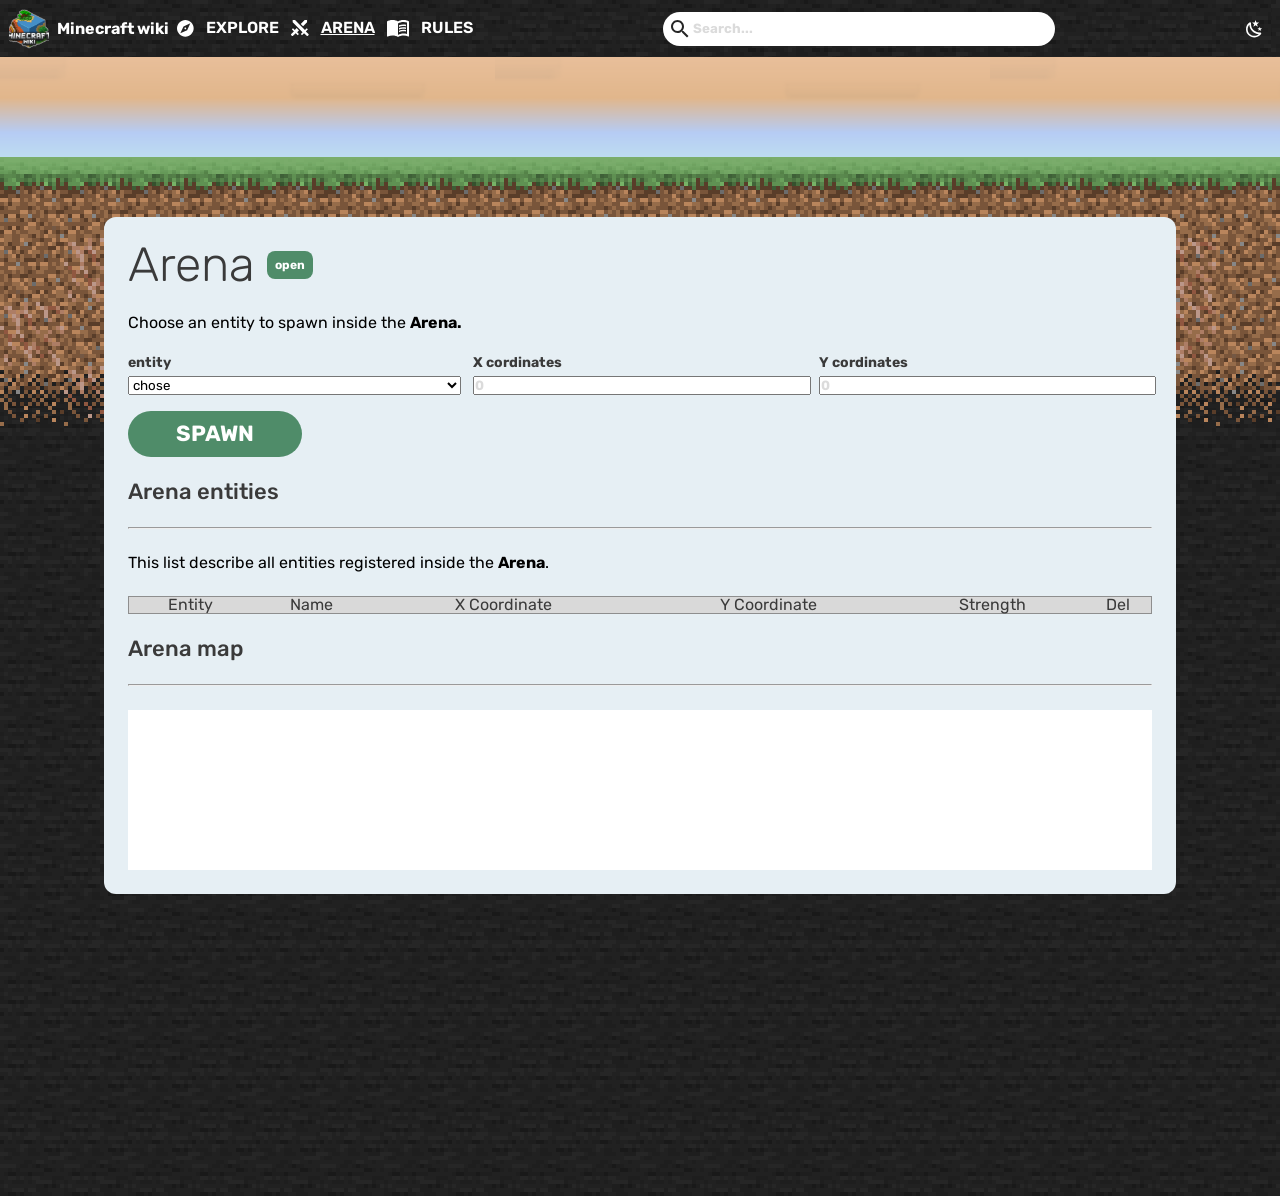
<file: spawn.html>
<!doctype html>
<html lang="en">
  <head>
    <meta charset="UTF-8" />
    <meta name="viewport" content="width=device-width, initial-scale=1.0" />
    <title>Document</title>
    <link rel="stylesheet" href="main.css" />
    <link rel="stylesheet" href="spawn.css" />
    <link rel="preconnect" href="https://fonts.googleapis.com" />
    <link rel="preconnect" href="https://fonts.gstatic.com" crossorigin />
  </head>
  <body>
    <header>
      <nav>
        <article class="logo">
          <svg
            width="40"
            height="40"
            viewBox="0 0 40 40"
            fill="none"
            xmlns="http://www.w3.org/2000/svg"
            xmlns:xlink="http://www.w3.org/1999/xlink"
          >
            <rect width="40" height="40" fill="url(#pattern0_5_1822)" />
            <defs>
              <pattern
                id="pattern0_5_1822"
                patternContentUnits="objectBoundingBox"
                width="1"
                height="1"
              >
                <use
                  xlink:href="#image0_5_1822"
                  transform="translate(-0.106061) scale(0.00378788)"
                />
              </pattern>
              <image
                id="image0_5_1822"
                width="320"
                height="264"
                preserveAspectRatio="none"
                xlink:href="[data-uri]"
              />
            </defs>
          </svg>
          <h2 class="start">Minecraft wiki</h2>
          <div class="navchoice">
            <svg
              width="17"
              height="17"
              viewBox="0 0 17 17"
              fill="none"
              xmlns="http://www.w3.org/2000/svg"
            >
              <path
                d="M10.1583 10.1583L3.33333 13.3333L6.50833 6.50833L13.3333 3.33333M8.33333 0C7.23898 0 6.15535 0.215548 5.1443 0.634337C4.13326 1.05313 3.2146 1.66696 2.44078 2.44078C0.877974 4.00358 0 6.1232 0 8.33333C0 10.5435 0.877974 12.6631 2.44078 14.2259C3.2146 14.9997 4.13326 15.6135 5.1443 16.0323C6.15535 16.4511 7.23898 16.6667 8.33333 16.6667C10.5435 16.6667 12.6631 15.7887 14.2259 14.2259C15.7887 12.6631 16.6667 10.5435 16.6667 8.33333C16.6667 7.23898 16.4511 6.15535 16.0323 5.1443C15.6135 4.13326 14.9997 3.2146 14.2259 2.44078C13.4521 1.66696 12.5334 1.05313 11.5224 0.634337C10.5113 0.215548 9.42768 0 8.33333 0ZM8.33333 7.41667C8.09022 7.41667 7.85706 7.51324 7.68515 7.68515C7.51324 7.85706 7.41667 8.09022 7.41667 8.33333C7.41667 8.57645 7.51324 8.80961 7.68515 8.98151C7.85706 9.15342 8.09022 9.25 8.33333 9.25C8.57645 9.25 8.80961 9.15342 8.98151 8.98151C9.15342 8.80961 9.25 8.57645 9.25 8.33333C9.25 8.09022 9.15342 7.85706 8.98151 7.68515C8.80961 7.51324 8.57645 7.41667 8.33333 7.41667Z"
                fill="white"
              />
            </svg>
            <a href="index.html">EXPLORE</a>
            <svg
              width="18"
              height="17"
              viewBox="0 0 18 17"
              fill="none"
              xmlns="http://www.w3.org/2000/svg"
            >
              <path
                d="M4.02708 0L13.9437 9.91667L15.7104 8.15L16.8854 9.325L14.8271 11.3833L17.4771 14.0333C17.8021 14.3583 17.8021 14.8833 17.4771 15.2083L16.8854 15.8C16.5604 16.125 16.0354 16.125 15.7104 15.8L13.0271 13.1583L10.9937 15.2167L9.81875 14.0417L11.5854 12.275L1.66875 2.35833V0H4.02708ZM12.1021 6.3L16.0521 2.35V0H13.6937L9.74375 3.95L12.1021 6.3ZM7.97708 10.4667L5.61875 8.075L3.77708 9.91667L2.01042 8.15L0.835417 9.325L2.89375 11.3833L0.24375 14.0417C-0.08125 14.3667 -0.08125 14.8917 0.24375 15.2167L0.835417 15.8083C1.16042 16.1333 1.68542 16.1333 2.01042 15.8083L4.69375 13.1583L6.72708 15.2167L7.90208 14.0417L6.13542 12.275L7.97708 10.4667Z"
                fill="white"
              />
            </svg>
            <a href="spawn.html" class="underline">ARENA</a>
            <svg
              width="22"
              height="17"
              viewBox="0 0 22 17"
              fill="none"
              xmlns="http://www.w3.org/2000/svg"
            >
              <path
                d="M16.5 9.83C17.29 9.83 18.13 9.91 19 10.07V11.57C18.38 11.41 17.54 11.33 16.5 11.33C14.6 11.33 13.11 11.66 12 12.32V10.63C13.17 10.1 14.67 9.83 16.5 9.83ZM12 7.96C13.29 7.43 14.79 7.17 16.5 7.17C17.29 7.17 18.13 7.24 19 7.4V8.9C18.38 8.74 17.54 8.66 16.5 8.66C14.6 8.66 13.11 9 12 9.65M16.5 6C14.6 6 13.11 6.32 12 7V5.34C13.23 4.78 14.73 4.5 16.5 4.5C17.29 4.5 18.13 4.58 19 4.73V6.28C18.26 6.09 17.41 6 16.5 6ZM20 14V2.5C18.96 2.17 17.79 2 16.5 2C14.45 2 12.62 2.5 11 3.5V15C12.62 14 14.45 13.5 16.5 13.5C17.69 13.5 18.86 13.66 20 14ZM16.5 0C18.85 0 20.69 0.5 22 1.5V16.06C22 16.18 21.95 16.3 21.84 16.41C21.73 16.5 21.61 16.58 21.5 16.58C21.39 16.58 21.31 16.56 21.25 16.53C19.97 15.84 18.38 15.5 16.5 15.5C14.45 15.5 12.62 16 11 17C9.66 16 7.83 15.5 5.5 15.5C3.84 15.5 2.25 15.86 0.75 16.57C0.72 16.58 0.68 16.58 0.63 16.6C0.59 16.61 0.55 16.62 0.5 16.62C0.39 16.62 0.27 16.58 0.16 16.5C0.05 16.39 0 16.28 0 16.15V1.5C1.34 0.5 3.18 0 5.5 0C7.83 0 9.66 0.5 11 1.5C12.34 0.5 14.17 0 16.5 0Z"
                fill="white"
              />
            </svg>
            <a href="rules.html">RULES</a>
          </div>
        </article>
        <label class="label1" for="input"
          ><svg
            width="18"
            height="18"
            viewBox="0 0 18 18"
            fill="none"
            xmlns="http://www.w3.org/2000/svg"
          >
            <path
              d="M6.5 0C8.22391 0 9.87721 0.684819 11.0962 1.90381C12.3152 3.12279 13 4.77609 13 6.5C13 8.11 12.41 9.59 11.44 10.73L11.71 11H12.5L17.5 16L16 17.5L11 12.5V11.71L10.73 11.44C9.59 12.41 8.11 13 6.5 13C4.77609 13 3.12279 12.3152 1.90381 11.0962C0.684819 9.87721 0 8.22391 0 6.5C0 4.77609 0.684819 3.12279 1.90381 1.90381C3.12279 0.684819 4.77609 0 6.5 0ZM6.5 2C4 2 2 4 2 6.5C2 9 4 11 6.5 11C9 11 11 9 11 6.5C11 4 9 2 6.5 2Z"
              fill="#262626"
            />
          </svg>
          <input class="search" type="text" placeholder="Search..." />
        </label>
        <button id="change">
          <svg
            width="29"
            height="19"
            viewBox="0 0 29 19"
            fill="none"
            xmlns="http://www.w3.org/2000/svg"
          >
            <path
              d="M0 0H28.5V3.16667H0V0ZM0 7.91667H28.5V11.0833H0V7.91667ZM0 15.8333H28.5V19H0V15.8333Z"
              fill="white"
            />
          </svg>
        </button>
        <svg
          class="svgmoon"
          width="17"
          height="18"
          viewBox="0 0 17 18"
          fill="none"
          xmlns="http://www.w3.org/2000/svg"
        >
          <path
            d="M13.1188 2.575L11.0104 4.19167L11.7688 6.74167L9.57708 5.23333L7.38542 6.74167L8.14375 4.19167L6.03542 2.575L8.69375 2.5L9.57708 0L10.4604 2.5L13.1188 2.575ZM16.0354 8.33333L14.6688 9.375L15.1604 11.025L13.7438 10.05L12.3271 11.025L12.8188 9.375L11.4521 8.33333L13.1688 8.29167L13.7438 6.66667L14.3188 8.29167L16.0354 8.33333ZM14.1354 12.4583C14.8271 12.3917 15.5688 13.375 15.1271 14C14.8604 14.375 14.5771 14.725 14.2271 15.0583C10.9688 18.3333 5.69375 18.3333 2.44375 15.0583C-0.814583 11.8083 -0.814583 6.525 2.44375 3.275C2.77708 2.94167 3.12708 2.64167 3.50208 2.375C4.12708 1.93333 5.11042 2.675 5.04375 3.36667C4.81875 5.75 5.61875 8.225 7.45208 10.05C9.27708 11.8833 11.7438 12.6833 14.1354 12.4583ZM12.7688 14.1417C10.4104 14.0083 8.07708 13.0333 6.26875 11.25C4.46042 9.425 3.49375 7.08333 3.36042 4.73333C1.01875 7.35 1.11042 11.3667 3.61875 13.8833C6.13542 16.3917 10.1521 16.4833 12.7688 14.1417Z"
            fill="white"
          />
        </svg>
      </nav>
    </header>
    <main>
      <dialog id="test">
        <div class="dialog">
          <div class="soanQuelGoat">
            <button id="closeModal">
              <svg
                width="33"
                height="33"
                viewBox="0 0 33 33"
                fill="none"
                xmlns="http://www.w3.org/2000/svg"
              >
                <path
                  d="M19.74 16.3333L32.6667 29.26V32.6667H29.26L16.3333 19.74L3.40667 32.6667H0V29.26L12.9267 16.3333L0 3.40667V0H3.40667L16.3333 12.9267L29.26 0H32.6667V3.40667L19.74 16.3333Z"
                  fill="white"
                />
              </svg>
            </button>
          </div>
          <div class="column">
            <a class="recadrement" href="index.html"
              ><svg
                width="40"
                height="40"
                viewBox="0 0 40 40"
                fill="none"
                xmlns="http://www.w3.org/2000/svg"
              >
                <path
                  d="M24.38 24.38L8 32L15.62 15.62L32 8M20 0C17.3736 0 14.7728 0.517315 12.3463 1.52241C9.91982 2.5275 7.71504 4.00069 5.85786 5.85786C2.10714 9.60859 0 14.6957 0 20C0 25.3043 2.10714 30.3914 5.85786 34.1421C7.71504 35.9993 9.91982 37.4725 12.3463 38.4776C14.7728 39.4827 17.3736 40 20 40C25.3043 40 30.3914 37.8929 34.1421 34.1421C37.8929 30.3914 40 25.3043 40 20C40 17.3736 39.4827 14.7728 38.4776 12.3463C37.4725 9.91982 35.9993 7.71504 34.1421 5.85786C32.285 4.00069 30.0802 2.5275 27.6537 1.52241C25.2272 0.517315 22.6264 0 20 0ZM20 17.8C19.4165 17.8 18.8569 18.0318 18.4444 18.4444C18.0318 18.8569 17.8 19.4165 17.8 20C17.8 20.5835 18.0318 21.1431 18.4444 21.5556C18.8569 21.9682 19.4165 22.2 20 22.2C20.5835 22.2 21.1431 21.9682 21.5556 21.5556C21.9682 21.1431 22.2 20.5835 22.2 20C22.2 19.4165 21.9682 18.8569 21.5556 18.4444C21.1431 18.0318 20.5835 17.8 20 17.8Z"
                  fill="white"
                />
              </svg>
              EXPLORE</a
            ><a class="recadrement" href="spawn.html">
              <svg
                width="43"
                height="39"
                viewBox="0 0 43 39"
                fill="none"
                xmlns="http://www.w3.org/2000/svg"
              >
                <path
                  d="M9.665 0L33.465 23.8L37.705 19.56L40.525 22.38L35.585 27.32L41.945 33.68C42.725 34.46 42.725 35.72 41.945 36.5L40.525 37.92C39.745 38.7 38.485 38.7 37.705 37.92L31.265 31.58L26.385 36.52L23.565 33.7L27.805 29.46L4.005 5.66V0H9.665ZM29.045 15.12L38.525 5.64V0H32.865L23.385 9.48L29.045 15.12ZM19.145 25.12L13.485 19.38L9.065 23.8L4.825 19.56L2.005 22.38L6.945 27.32L0.585 33.7C-0.195 34.48 -0.195 35.74 0.585 36.52L2.005 37.94C2.785 38.72 4.045 38.72 4.825 37.94L11.265 31.58L16.145 36.52L18.965 33.7L14.725 29.46L19.145 25.12Z"
                  fill="white"
                />
              </svg>
              ARENA</a
            ><a class="recadrement" href="rules.html">
              <svg
                width="44"
                height="34"
                viewBox="0 0 44 34"
                fill="none"
                xmlns="http://www.w3.org/2000/svg"
              >
                <path
                  d="M33 19.66C34.58 19.66 36.26 19.82 38 20.14V23.14C36.76 22.82 35.08 22.66 33 22.66C29.2 22.66 26.22 23.32 24 24.64V21.26C26.34 20.2 29.34 19.66 33 19.66ZM24 15.92C26.58 14.86 29.58 14.34 33 14.34C34.58 14.34 36.26 14.48 38 14.8V17.8C36.76 17.48 35.08 17.32 33 17.32C29.2 17.32 26.22 18 24 19.3M33 12C29.2 12 26.22 12.64 24 14V10.68C26.46 9.56 29.46 9 33 9C34.58 9 36.26 9.16 38 9.46V12.56C36.52 12.18 34.82 12 33 12ZM40 28V5C37.92 4.34 35.58 4 33 4C28.9 4 25.24 5 22 7V30C25.24 28 28.9 27 33 27C35.38 27 37.72 27.32 40 28ZM33 0C37.7 0 41.38 1 44 3V32.12C44 32.36 43.9 32.6 43.68 32.82C43.46 33 43.22 33.16 43 33.16C42.78 33.16 42.62 33.12 42.5 33.06C39.94 31.68 36.76 31 33 31C28.9 31 25.24 32 22 34C19.32 32 15.66 31 11 31C7.68 31 4.5 31.72 1.5 33.14C1.44 33.16 1.36 33.16 1.26 33.2C1.18 33.22 1.1 33.24 1 33.24C0.78 33.24 0.54 33.16 0.32 33C0.0999999 32.78 0 32.56 0 32.3V3C2.68 1 6.36 0 11 0C15.66 0 19.32 1 22 3C24.68 1 28.34 0 33 0Z"
                  fill="white"
                />
              </svg>

              RULES</a
            >
          </div>
        </div>
      </dialog>
      <section class="ciel"></section>
      <section class="terre"></section>
      <section class="stone"></section>
      <section class="realMain">
        <div class="align">
          <h1>Arena</h1>
          <p class="isOpen">open</p>
        </div>
        <p>Choose an entity to spawn inside the <span>Arena.</span></p>
        <form id="chooseMob" class="chooseMob">
          <div class="special">
            <div class="same">
              <h4>entity</h4>
              <select name="mob" id="arenachoose">
                <option value="chose">chose</option>
              </select>
            </div>
            <div class="same" >
              <h4>X cordinates</h4>
              <input name="coX" class="coordonates" type="text" placeholder="0" />
            </div>
            <div class="same" >
              <h4>Y cordinates</h4>
              <input name="coZ" class="coordonates" type="text" placeholder="0" />
            </div>
          </div>
          <button id="spawnbtn" class="spawn">SPAWN</button>
        </form>
        <h3>Arena entities</h3>
        <hr />
        <p>
          This list describe all entities registered inside the
          <span>Arena</span>.
        </p>
        <table>
          <thead>
            <tr>
              <th class="responsive">Entity</th>

              <th class="responsive">Name</th>

              <th class="responsive">X Coordinate</th>

              <th class="responsive">Y Coordinate</th>

              <th class="responsive">Strength</th>
              <th class="responsive">Del</th>
            </tr>
          </thead>
          <tbody id="entitiesTableBody">
          </tbody>
        </table>
        <h3>Arena map</h3>
        <hr />
        <div class="placeholderDErien" id="terrain"></div>
      </section>
    </main>
    <script src="main.js"></script>
    <script src="./spawn.js"></script>
  </body>
</html>
</file>
<file: main.css>
@import url("https://fonts.googleapis.com/css2?family=Rubik:ital,wght@0,300..900;1,300..900&display=swap");
*:not(dialog) {
  font-family: "Rubik", sans-serif;
  padding: 0;
  margin: 0;
}
.label1 {
  background-color: white;
  display: flex;

  align-items: center;
  width: 30%;

  padding: 8px;
  gap: 4px;
  border-radius: 99999px;
}
input::placeholder {
  font-weight: 700;
  font-style: Bold;

  line-height: 100%;
  letter-spacing: 0%;

  vertical-align: middle;
  color: #dbdbdb;
}

.search {
  border: 0;
  width: 70%;
}

nav {
  display: flex;
  justify-content: space-between;
  align-items: center;
  background-image: url(assets/black-background.png);
  width: 97%;
  padding: 7px;
}
.logo {
  display: flex;
  align-items: center;
  gap: 8px;
}
.start {
  font-weight: 700;
  font-style: Bold;
  font-size: 16px;
  color: white;
  line-height: 100%;
  letter-spacing: 0%;
  text-align: center;
  vertical-align: middle;
}
main {
  width: 100%;
  position: relative;
  display: flex;
  justify-content: center;
  align-items: center;
}
.terre {
  background-image: url(assets/dirt-background.png);
  position: absolute;
  z-index: -1;
  width: 100%;
  height: 269px;
  top: 100px;
}
.ciel {
  background-image: url(assets/background-cloud.png);
  position: absolute;
  width: 100%;
  z-index: -1;
  height: 116px;
  top: 0;
}
.stone {
  background: url(assets/black-background.png) repeat;

  position: absolute;
  z-index: -2;
  width: 100%;
}

.realMain {
  margin-top: 160px;

  background-color: #e6eff4;
  display: flex;

  flex-direction: column;
  border-radius: 12px;
}
#change {
  background-color: transparent;
  border: none;
}
.navchoice {
  display: none;
  color: white;
  gap: 12px;
}
.svgmoon {
  display: none;
}
.underline {
  text-decoration: underline;
}
a {
  font-weight: 600;
  font-style: SemiBold;
  line-height: 100%;
  letter-spacing: 0%;
  text-align: center;
  vertical-align: middle;
  border: none;
  background-color: transparent;
  color: white;
  text-decoration: none;
}
#test {
  background-color: transparent;
  border: none;

  width: 100%;
  position: absolute;
  bottom: 260px;
}
#test::backdrop {
  background-color: #3a3a3af2;
}
.dialog {
  display: flex;
  flex-direction: column;
  justify-content: space-between;
  height: 60vh;
}
.soanQuelGoat {
  display: flex;

  align-items: center;
  justify-content: end;
}
.column {
  display: flex;
  flex-direction: column;
  gap: 36px;
}
.recadrement {
  display: flex;
  align-items: center;
  justify-content: center;
  gap: 24px;
  font-family: Rubik;
  font-weight: 600;
  font-style: SemiBold;
  font-size: 38px;

  line-height: 100%;
  letter-spacing: 0%;
  text-align: center;
  vertical-align: middle;
}
#closeModal {
  background: transparent;
  border: none;
}
@media screen and (min-width: 850px) {
  nav {
    width: 98%;
    padding: 8.5px;
  }
  .navchoice {
    display: flex;
    font-weight: bold;
  }
  .svgmoon {
    display: block;
  }
  #change {
    display: none;
  }
}
@media screen and (min-width: 1439px) {
  nav {
    width: 99%;
    padding: 7px;
  }
}
</file>
<file: index.css>
.realMain {
	gap: 24px;
	padding: 26px 30px;
	width: 70%;
}
main {
	display: flex;
	flex-direction: column;
	color: #3a3a3a;
	position: relative;
	width: 100%;
}
.redpart {
	display: flex;
	gap: 12px;
	padding: 12px;
	background-color: #f5c2cd;
	border-left: 5px solid #bc5c70;
}
.tabimg {
	width: 59px;
	height: 60px;
}
.boldtxt {
	font-weight: bold;
}
.entitypart {
	display: flex;
	flex-direction: column;
	width: 100%;
	gap: 12px;
}
.bothtxt {
	display: flex;
	flex-direction: column;
	gap: 12px;
}
hr {
	color: #3a3a3a;
}
.hr {
	border: 1px solid #3a3a3a;
}
.listentity {
	display: flex;
	gap: 12px;
	flex-direction: column;
}
input {
	border: none;
}
label {
	display: flex;
	background-color: white;
	align-items: center;
	color: #dbdbdb;
	padding: 8px;
	gap: 12px;
	border-radius: 8px;
}
.statsentity {
	gap: 24px;
	display: grid;
	grid-template-areas:
		"c t"
		"h a"
		"d d";
}
.classifie {
	grid-area: "c";
}
.type {
	grid-area: "t";
}
.health {
	grid-area: "h";
}
.armor {
	grid-area: "a";
}
.damage {
	grid-area: "d";
}
.searchentity {
	display: flex;
	flex-direction: column;
	gap: 24px;
}
.slc {
	display: flex;
	padding: 6px;
	border: none;
	width: 100%;
	border-radius: 4px;
}
.cls {
	display: flex;
	padding: 6px;
	border: none;
	width: 67%;
	border-radius: 4px;
}
.stats {
	padding: 8px;
	border-radius: 4px;
	width: 80%;
}
.stone {
	height: 255vh;
}
.srcflex {
	display: flex;
	justify-content: center;
}
.btnsrc {
	border: none;
	padding: 12px 36px;
	background-color: #4f8c69;
	border-radius: 99px;
	width: max-content;
	color: white;
	font-size: 20px;
	font-weight: bold;
}
.noentity {
	display: flex;
	flex-direction: column;
	gap: 12px;
	align-items: center;
}
.noentity2 {
	display: grid;
	grid-template-columns: 1fr;
	flex-direction: column;
	gap: 12px;
	align-items: center;
	height: 300px;
	overflow-y: scroll;
}
.enty {
	font-weight: bold;
	font-size: 22px;
	color: #8c8c8c;
}
.name {
	display: flex;
	justify-content: center;
	background-color: #4f8c69;
	box-shadow: inset -4px -4px rgba(0, 0, 0, 0.25);
	padding: 12px;
	color: white;
}
.div {
	border: 2px solid #4f8c69;
	padding: 10px;
	display: flex;
	flex-direction: column;

	gap: 12px;
	max-width: 259px;
	max-height: 317px;
}
.divred {
	border: 2px solid #d24646;

	padding: 10px;
	display: flex;
	flex-direction: column;
	gap: 12px;
	max-width: 259px;
	max-height: 317px;
}
.namered {
	background-color: #d24646;
	display: flex;
	justify-content: center;

	box-shadow: inset -4px -4px rgba(0, 0, 0, 0.25);
	padding: 12px;
	color: white;
}

.divbeige {
	border: 2px solid #e3b599;

	padding: 10px;
	display: flex;
	flex-direction: column;
	gap: 12px;
	max-width: 259px;
	max-height: 317px;
}
.namebeige {
	display: flex;
	justify-content: center;
	background-color: #e3b599;
	box-shadow: inset -4px -4px rgba(0, 0, 0, 0.25);
	padding: 12px;
	color: white;
}
.fauxA {
	color: #0246f1;
	font-weight: 300;
	font-style: Light;
	font-size: 12px;
	line-height: 100%;
	letter-spacing: 0%;
	text-align: center;
	vertical-align: middle;
	text-decoration: underline;
	text-decoration-style: solid;
	text-decoration-thickness: 0%;
	text-decoration-skip-ink: auto;
}
.align {
	display: flex;
	align-items: center;
	justify-content: space-between;
}
.type {
	font-family: Rubik;
	font-weight: 500;
	font-style: Medium;
	font-size: 12px;
	color: #3a3a3a;
	line-height: 100%;
	letter-spacing: 0%;
	text-align: center;
	vertical-align: middle;
}
.hr {
	color: #4f8c69;
	background-color: #4f8c69;
	border: none;
	height: 3px;
}
.hrbeige {
	color: #e3b599;
	background-color: #e3b599;
	border: none;
	height: 3px;
}
.hrred {
	color: #d24646;
	background-color: #d24646;
	border: none;
	height: 3px;
}
.btn {
	display: flex;
	justify-content: center;
	background-color: #4f8c69;
	border: none;
	box-shadow: -4px -4px 2px 0px #00000040 inset;
	padding: 12px;
	color: white;
	width: 100%;
	font-family: Rubik;
	font-weight: 700;
	font-style: Bold;
	line-height: 100%;
	letter-spacing: 0%;
	text-align: center;
}
.btnred {
	display: flex;
	justify-content: center;
	background-color: #d24646;
	border: none;
	box-shadow: -4px -4px 2px 0px #00000040 inset;
	padding: 12px;
	color: white;
	width: 100%;
	font-family: Rubik;
	font-weight: 700;
	font-style: Bold;
	line-height: 100%;
	letter-spacing: 0%;
	text-align: center;
}
.btnbeige {
	display: flex;
	justify-content: center;
	background-color: #e3b599;
	border: none;
	box-shadow: -4px -4px 2px 0px #00000040 inset;
	padding: 12px;
	color: white;
	width: 100%;
	font-family: Rubik;
	font-weight: 700;
	font-style: Bold;
	line-height: 100%;
	letter-spacing: 0%;
	text-align: center;
}
@media screen and (min-width: 850px) and (max-width: 1440px) {
	.statsentity {
		display: grid;
		grid-template-areas: "c t h a d";
	}
	.entitypart {
		display: flex;
		flex-direction: row;
	}
	.mobsimg {
		width: 313px;
		height: 266px;
		object-fit: contain;
	}
	.bothtxt {
		display: flex;
		flex-direction: column;
		gap: 12px;
	}
	.noentity2 {
		display: grid;
		grid-template-columns: 1fr 1fr;
	}
}
@media screen and (min-width: 1440px) {
	.noentity2 {
		grid-template-columns: 1fr 1fr 1fr 1fr;
	}
}
</file>
<file: details.css>
.stone {
    height: 255vh;
}
.realMain {
	gap: 24px;
	padding: 26px 30px;
	width: 70%;
}
h1{
    color: #3A3A3A;
    font-weight: 300;
}
.yellowpart {
    display: flex;
    justify-content: center;
    align-items: center;
    background-color: #F5E2BC;
    border-left: 5px solid #C2AC7F;
}
.boldtxt {
    font-weight: bold;
}
.mobscontent {
    border: 2px solid #4F8C69;
    padding: 10px;
}
.namemobspic {
    background-color: #4F8C69;
    box-shadow: inset -4px -4px rgba(0, 0, 0, 0.25);
    display: flex;
    justify-content: center; gap: 12px;
    align-items: center;
    padding: 12px;
    color: white;
}
.arma {
    width: 282px;
    height: 151px;
    object-fit: contain;
}
.halfarma {
    width: 34px;
    height: 34px;
}
.heart {
    width: 20px;
    height: 20px;
}
h3 {
    display: flex;
    justify-content: center;
    background-color: #4F8C69;
    box-shadow: inset -4px -4px rgba(0, 0, 0, 0.25);
    padding: 12px;
    color: white;
}
.stshealth{
    display: flex;
    justify-content: space-between;
    padding: 12px;
}
.jsp {
    display: flex;
    gap: 12px;
}
hr {
    background-color: #4F8C69;
    border: none;
    height: 2px;
}
.bothsize {
    display: flex;
    flex-direction: column;
}
.sizedesc {
    padding: 12px;
    display: flex;
    justify-content: space-between;
}
.bigp {
    display: flex;
    flex-direction: column;
    gap: 12px;
}
.bluetxt {
    color: #0246F1;
}
@media screen and (width > 850px) {
 .desc {
    display: flex;
    flex-direction: row;
    gap: 12px;
 }
 .yellowpart {
    display: flex;
    justify-content: start;
 }
}
</file>
<file: rules.css>
.stone {
  height: 220vh;
}
h1 {
  font-weight: 300;
  font-style: Light;
  font-size: 48px;

  line-height: 100%;
  letter-spacing: 0%;

  vertical-align: middle;
  color: #3a3a3a;
}
.realMain {
  gap: 16px;
  width: 70%;
  padding: 32px;
}
h2 {
  font-weight: 500;
  font-style: Medium;
  font-size: 22px;
  line-height: 100%;
  letter-spacing: 0%;
  vertical-align: middle;
  color: #3a3a3a;
}
span {
  font-weight: 600;
  font-style: SemiBold;

  line-height: 100%;
  letter-spacing: 0%;
}
.neuille {
  color: #3a3a3a;
}
.default {
  color: blue;
  text-decoration: underline;
}
</file>
<file: spawn.css>
.isOpen {
	background-color: #4f8c69;
	width: max-content;
	padding: 8px;
	border-radius: 8px;
	font-family: Rubik;
	font-weight: 700;
	font-style: Bold;
	font-size: 12px;
	color: white;
	line-height: 100%;
	letter-spacing: 0%;
	text-align: center;
	vertical-align: middle;
}
.align {
	display: flex;
	gap: 12px;
	align-items: center;
}
span {
	font-weight: bold;
}
.special {
	display: flex;
	width: 100%;
	gap: 12px;
}
form {
	width: 100%;
	display: flex;
	flex-direction: column;
	gap: 16px;
}
.coordonates {
	width: 100%;
}
.same {
	width: 33%;
	display: flex;
	flex-direction: column;
	gap: 6px;
}
.spawn {
	width: max-content;

	font-weight: 700;
	font-style: Bold;
	font-size: 22px;
	line-height: 100%;
	letter-spacing: 0%;
	text-align: center;
	vertical-align: middle;
	color: white;
	background-color: #4f8c69;
	border: none;
	padding: 12px 48px;
	border-radius: 999999px;
}
.realMain {
	padding: 24px;
	gap: 24px;
	width: 80%;
}
h3 {
	font-weight: 500;
	font-style: Medium;
	font-size: 22px;
	color: #3a3a3a;
	line-height: 100%;
	letter-spacing: 0%;
	vertical-align: middle;
}
hr {
	color: #3a3a3a;
}
table {
	border-collapse: collapse;
}
tr {
	background-color: #d9d9d9;
	border: 1px solid #8e8e8e;
	align-items: center;
}
th {
	font-weight: 400;

	line-height: 100%;
	letter-spacing: 0%;
	vertical-align: middle;
	color: #3a3a3a;
}

.stone {
	height: 160vh;
}
.responsive {
	text-overflow: ellipsis;
}
h1 {
	font-family: Rubik;
	font-weight: 300;
	font-style: Light;
	font-size: 48px;

	line-height: 100%;
	letter-spacing: 0%;
	text-align: center;
	vertical-align: middle;
	color: #3a3a3a;
}
h4 {
	font-family: Rubik;
	font-weight: 700;
	font-style: Bold;
	font-size: 14px;
	color: #3a3a3a;
	line-height: 100%;
	letter-spacing: 0%;

	vertical-align: middle;
}
.btndel {
	background-color: #F25959;
	padding: 8px;
	border-radius: 4px;
	width: max-content;
	border: none;
	color: white;
}
.tblbody {
	background-color: white;
	padding: 12px;
}

td {
	background-color: white;
	padding: 12px;
}


#terrain {
	position: relative;
	width: 100%;
	height: 160px;
	background: white;
	overflow: hidden;
}

.mob {
	position: absolute;
	transform: translate(-50%, -50%);
	width: 24px; 
	height: 24px;
}

.mob img {
	width: 100%;
	height: 100%;
	object-fit: contain;
}
.mob-wrapper {
	position: absolute;
	transform: translate(-50%, -50%);
	display: flex;
	flex-direction: column;
	align-items: center;
}

.mob-label {
	background: rgba(0, 0, 0, 0.7);
	color: white;
	font-size: 10px;
	padding: 2px 4px;
	border-radius: 3px;
	margin-top: 2px;
}
</file>
